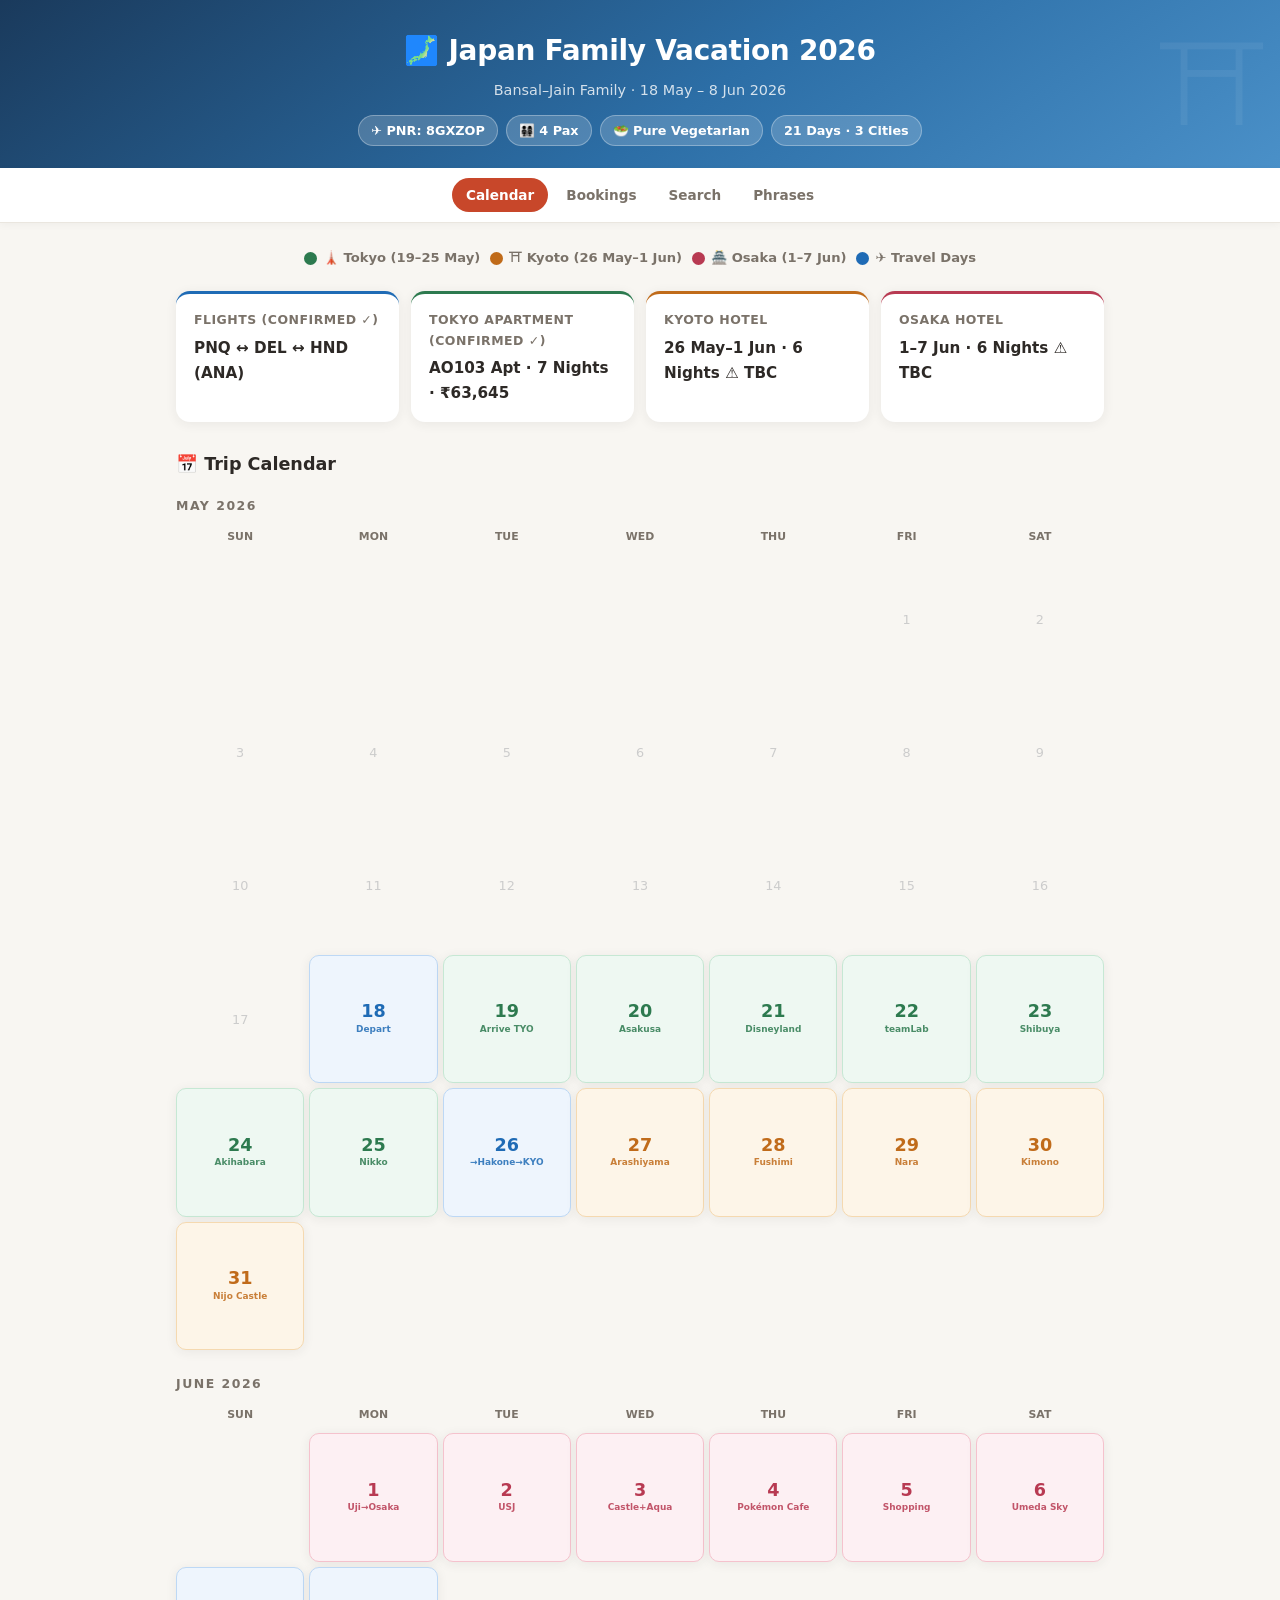
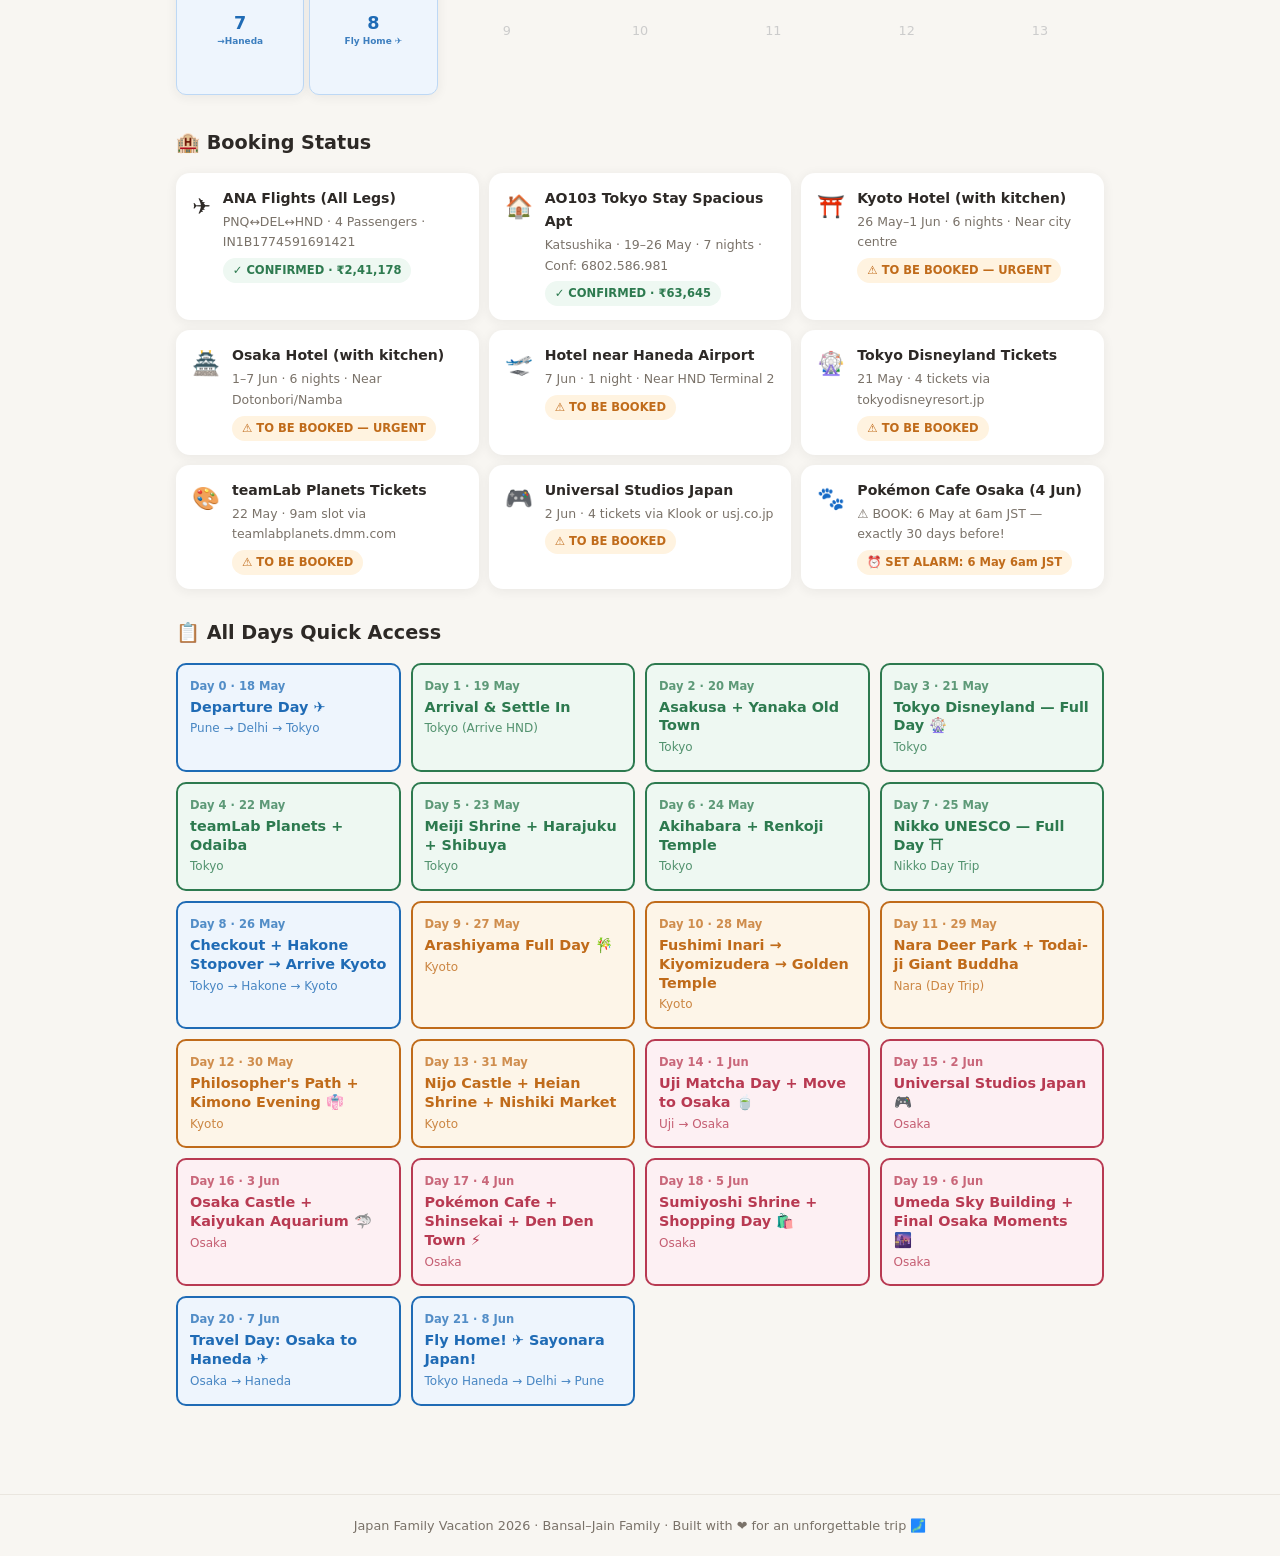
<file: index.html>
<!DOCTYPE html>
<html lang="en">
<head>
  <meta charset="UTF-8">
  <meta name="viewport" content="width=device-width, initial-scale=1.0">
  <title>Japan Family Vacation 2026 🗾</title>
  <link rel="stylesheet" href="style.css">
</head>
<body>

<header class="site-header">
  <h1>🗾 Japan Family Vacation 2026</h1>
  <p>Bansal–Jain Family · 18 May – 8 Jun 2026</p>
  <div class="header-meta">
    <span class="header-badge">✈ PNR: 8GXZOP</span>
    <span class="header-badge">👨‍👩‍👧‍👧 4 Pax</span>
    <span class="header-badge">🥗 Pure Vegetarian</span>
    <span class="header-badge">21 Days · 3 Cities</span>
  </div>
</header>

<nav class="site-nav">
  <a href="index.html" class="active">Calendar</a>
  <a href="#bookings">Bookings</a>
  <a href="search.html">Search</a>
  <a href="phrases.html">Phrases</a>
</nav>

<div class="container">

  <!-- Legend -->
  <div class="legend">
    <div class="legend-item">
      <div class="legend-dot" style="background:var(--tokyo); border: 2px solid var(--tokyo)"></div>
      <span>🗼 Tokyo (19–25 May)</span>
    </div>
    <div class="legend-item">
      <div class="legend-dot" style="background:var(--kyoto); border: 2px solid var(--kyoto)"></div>
      <span>⛩ Kyoto (26 May–1 Jun)</span>
    </div>
    <div class="legend-item">
      <div class="legend-dot" style="background:var(--osaka); border: 2px solid var(--osaka)"></div>
      <span>🏯 Osaka (1–7 Jun)</span>
    </div>
    <div class="legend-item">
      <div class="legend-dot" style="background:var(--transit); border: 2px solid var(--transit)"></div>
      <span>✈ Travel Days</span>
    </div>
  </div>

  <!-- Summary Cards -->
  <div class="summary-grid">
    <div class="summary-card transit">
      <h3>Flights (Confirmed ✓)</h3>
      <p>PNQ ↔ DEL ↔ HND (ANA)</p>
    </div>
    <div class="summary-card tokyo">
      <h3>Tokyo Apartment (Confirmed ✓)</h3>
      <p>AO103 Apt · 7 Nights · ₹63,645</p>
    </div>
    <div class="summary-card kyoto">
      <h3>Kyoto Hotel</h3>
      <p>26 May–1 Jun · 6 Nights ⚠️ TBC</p>
    </div>
    <div class="summary-card osaka">
      <h3>Osaka Hotel</h3>
      <p>1–7 Jun · 6 Nights ⚠️ TBC</p>
    </div>
  </div>

  <!-- May Calendar -->
  <div class="calendar-section">
    <h2>📅 Trip Calendar</h2>

    <div class="cal-month">
      <div class="cal-month-title">May 2026</div>
      <div class="cal-grid">
        <div class="cal-header-cell">Sun</div>
        <div class="cal-header-cell">Mon</div>
        <div class="cal-header-cell">Tue</div>
        <div class="cal-header-cell">Wed</div>
        <div class="cal-header-cell">Thu</div>
        <div class="cal-header-cell">Fri</div>
        <div class="cal-header-cell">Sat</div>

        <!-- May 2026: May 1 = Friday → 5 empty cells (Sun–Thu) before it -->
        <div class="cal-cell empty"></div><!-- Sun -->
        <div class="cal-cell empty"></div><!-- Mon -->
        <div class="cal-cell empty"></div><!-- Tue -->
        <div class="cal-cell empty"></div><!-- Wed -->
        <div class="cal-cell empty"></div><!-- Thu -->
        <div class="cal-cell empty" style="color:#ccc;font-size:0.8rem">1</div><!-- Fri -->
        <div class="cal-cell empty" style="color:#ccc;font-size:0.8rem">2</div><!-- Sat -->

        <!-- Week 2: May 3–9 -->
        <div class="cal-cell empty" style="color:#ccc;font-size:0.8rem">3</div>
        <div class="cal-cell empty" style="color:#ccc;font-size:0.8rem">4</div>
        <div class="cal-cell empty" style="color:#ccc;font-size:0.8rem">5</div>
        <div class="cal-cell empty" style="color:#ccc;font-size:0.8rem">6</div>
        <div class="cal-cell empty" style="color:#ccc;font-size:0.8rem">7</div>
        <div class="cal-cell empty" style="color:#ccc;font-size:0.8rem">8</div>
        <div class="cal-cell empty" style="color:#ccc;font-size:0.8rem">9</div>

        <!-- Week 3: May 10–16 -->
        <div class="cal-cell empty" style="color:#ccc;font-size:0.8rem">10</div>
        <div class="cal-cell empty" style="color:#ccc;font-size:0.8rem">11</div>
        <div class="cal-cell empty" style="color:#ccc;font-size:0.8rem">12</div>
        <div class="cal-cell empty" style="color:#ccc;font-size:0.8rem">13</div>
        <div class="cal-cell empty" style="color:#ccc;font-size:0.8rem">14</div>
        <div class="cal-cell empty" style="color:#ccc;font-size:0.8rem">15</div>
        <div class="cal-cell empty" style="color:#ccc;font-size:0.8rem">16</div>

        <!-- Week 4: May 17(Sun)–23(Sat) · Trip starts Mon 18 -->
        <div class="cal-cell empty" style="color:#ccc;font-size:0.8rem">17</div>
        <a href="day.html?date=2026-05-18" class="cal-cell trip-day transit">
          <span class="cal-day-num">18</span>
          <span class="cal-day-label">Depart</span>
        </a>
        <a href="day.html?date=2026-05-19" class="cal-cell trip-day tokyo">
          <span class="cal-day-num">19</span>
          <span class="cal-day-label">Arrive TYO</span>
        </a>
        <a href="day.html?date=2026-05-20" class="cal-cell trip-day tokyo">
          <span class="cal-day-num">20</span>
          <span class="cal-day-label">Asakusa</span>
        </a>
        <a href="day.html?date=2026-05-21" class="cal-cell trip-day tokyo">
          <span class="cal-day-num">21</span>
          <span class="cal-day-label">Disneyland</span>
        </a>
        <a href="day.html?date=2026-05-22" class="cal-cell trip-day tokyo">
          <span class="cal-day-num">22</span>
          <span class="cal-day-label">teamLab</span>
        </a>
        <a href="day.html?date=2026-05-23" class="cal-cell trip-day tokyo">
          <span class="cal-day-num">23</span>
          <span class="cal-day-label">Shibuya</span>
        </a>

        <!-- Week 5: May 24(Sun)–30(Sat) -->
        <a href="day.html?date=2026-05-24" class="cal-cell trip-day tokyo">
          <span class="cal-day-num">24</span>
          <span class="cal-day-label">Akihabara</span>
        </a>
        <a href="day.html?date=2026-05-25" class="cal-cell trip-day tokyo">
          <span class="cal-day-num">25</span>
          <span class="cal-day-label">Nikko</span>
        </a>
        <a href="day.html?date=2026-05-26" class="cal-cell trip-day transit">
          <span class="cal-day-num">26</span>
          <span class="cal-day-label">→Hakone→KYO</span>
        </a>
        <a href="day.html?date=2026-05-27" class="cal-cell trip-day kyoto">
          <span class="cal-day-num">27</span>
          <span class="cal-day-label">Arashiyama</span>
        </a>
        <a href="day.html?date=2026-05-28" class="cal-cell trip-day kyoto">
          <span class="cal-day-num">28</span>
          <span class="cal-day-label">Fushimi</span>
        </a>
        <a href="day.html?date=2026-05-29" class="cal-cell trip-day kyoto">
          <span class="cal-day-num">29</span>
          <span class="cal-day-label">Nara</span>
        </a>
        <a href="day.html?date=2026-05-30" class="cal-cell trip-day kyoto">
          <span class="cal-day-num">30</span>
          <span class="cal-day-label">Kimono</span>
        </a>

        <!-- Week 6: May 31(Sun) -->
        <a href="day.html?date=2026-05-31" class="cal-cell trip-day kyoto">
          <span class="cal-day-num">31</span>
          <span class="cal-day-label">Nijo Castle</span>
        </a>
        <div class="cal-cell empty"></div>
        <div class="cal-cell empty"></div>
        <div class="cal-cell empty"></div>
        <div class="cal-cell empty"></div>
        <div class="cal-cell empty"></div>
        <div class="cal-cell empty"></div>
      </div>
    </div>

    <!-- June Calendar -->
    <div class="cal-month">
      <div class="cal-month-title">June 2026</div>
      <div class="cal-grid">
        <div class="cal-header-cell">Sun</div>
        <div class="cal-header-cell">Mon</div>
        <div class="cal-header-cell">Tue</div>
        <div class="cal-header-cell">Wed</div>
        <div class="cal-header-cell">Thu</div>
        <div class="cal-header-cell">Fri</div>
        <div class="cal-header-cell">Sat</div>

        <!-- June 2026 starts on Mon (day index 1) -->
        <div class="cal-cell empty"></div><!-- Sun -->
        <a href="day.html?date=2026-06-01" class="cal-cell trip-day osaka">
          <span class="cal-day-num">1</span>
          <span class="cal-day-label">Uji→Osaka</span>
        </a>
        <a href="day.html?date=2026-06-02" class="cal-cell trip-day osaka">
          <span class="cal-day-num">2</span>
          <span class="cal-day-label">USJ</span>
        </a>
        <a href="day.html?date=2026-06-03" class="cal-cell trip-day osaka">
          <span class="cal-day-num">3</span>
          <span class="cal-day-label">Castle+Aqua</span>
        </a>
        <a href="day.html?date=2026-06-04" class="cal-cell trip-day osaka">
          <span class="cal-day-num">4</span>
          <span class="cal-day-label">Pokémon Cafe</span>
        </a>
        <a href="day.html?date=2026-06-05" class="cal-cell trip-day osaka">
          <span class="cal-day-num">5</span>
          <span class="cal-day-label">Shopping</span>
        </a>
        <a href="day.html?date=2026-06-06" class="cal-cell trip-day osaka">
          <span class="cal-day-num">6</span>
          <span class="cal-day-label">Umeda Sky</span>
        </a>

        <!-- Week 2 -->
        <a href="day.html?date=2026-06-07" class="cal-cell trip-day transit">
          <span class="cal-day-num">7</span>
          <span class="cal-day-label">→Haneda</span>
        </a>
        <a href="day.html?date=2026-06-08" class="cal-cell trip-day transit">
          <span class="cal-day-num">8</span>
          <span class="cal-day-label">Fly Home ✈</span>
        </a>
        <div class="cal-cell empty" style="color:#ccc;font-size:0.8rem">9</div>
        <div class="cal-cell empty" style="color:#ccc;font-size:0.8rem">10</div>
        <div class="cal-cell empty" style="color:#ccc;font-size:0.8rem">11</div>
        <div class="cal-cell empty" style="color:#ccc;font-size:0.8rem">12</div>
        <div class="cal-cell empty" style="color:#ccc;font-size:0.8rem">13</div>
      </div>
    </div>
  </div>

  <!-- Bookings Status -->
  <div class="status-section" id="bookings">
    <h2 style="font-size:1.2rem;font-weight:700;margin-bottom:14px;">🏨 Booking Status</h2>
    <div class="status-grid">
      <div class="status-card">
        <div class="status-icon">✈️</div>
        <div>
          <h4>ANA Flights (All Legs)</h4>
          <p>PNQ↔DEL↔HND · 4 Passengers · IN1B1774591691421</p>
          <span class="confirmed-tag">✓ CONFIRMED · ₹2,41,178</span>
        </div>
      </div>
      <div class="status-card">
        <div class="status-icon">🏠</div>
        <div>
          <h4>AO103 Tokyo Stay Spacious Apt</h4>
          <p>Katsushika · 19–26 May · 7 nights · Conf: 6802.586.981</p>
          <span class="confirmed-tag">✓ CONFIRMED · ₹63,645</span>
        </div>
      </div>
      <div class="status-card">
        <div class="status-icon">⛩️</div>
        <div>
          <h4>Kyoto Hotel (with kitchen)</h4>
          <p>26 May–1 Jun · 6 nights · Near city centre</p>
          <span class="tbc-tag">⚠️ TO BE BOOKED — URGENT</span>
        </div>
      </div>
      <div class="status-card">
        <div class="status-icon">🏯</div>
        <div>
          <h4>Osaka Hotel (with kitchen)</h4>
          <p>1–7 Jun · 6 nights · Near Dotonbori/Namba</p>
          <span class="tbc-tag">⚠️ TO BE BOOKED — URGENT</span>
        </div>
      </div>
      <div class="status-card">
        <div class="status-icon">🛫</div>
        <div>
          <h4>Hotel near Haneda Airport</h4>
          <p>7 Jun · 1 night · Near HND Terminal 2</p>
          <span class="tbc-tag">⚠️ TO BE BOOKED</span>
        </div>
      </div>
      <div class="status-card">
        <div class="status-icon">🎡</div>
        <div>
          <h4>Tokyo Disneyland Tickets</h4>
          <p>21 May · 4 tickets via tokyodisneyresort.jp</p>
          <span class="tbc-tag">⚠️ TO BE BOOKED</span>
        </div>
      </div>
      <div class="status-card">
        <div class="status-icon">🎨</div>
        <div>
          <h4>teamLab Planets Tickets</h4>
          <p>22 May · 9am slot via teamlabplanets.dmm.com</p>
          <span class="tbc-tag">⚠️ TO BE BOOKED</span>
        </div>
      </div>
      <div class="status-card">
        <div class="status-icon">🎮</div>
        <div>
          <h4>Universal Studios Japan</h4>
          <p>2 Jun · 4 tickets via Klook or usj.co.jp</p>
          <span class="tbc-tag">⚠️ TO BE BOOKED</span>
        </div>
      </div>
      <div class="status-card">
        <div class="status-icon">🐾</div>
        <div>
          <h4>Pokémon Cafe Osaka (4 Jun)</h4>
          <p>⚠️ BOOK: 6 May at 6am JST — exactly 30 days before!</p>
          <span class="tbc-tag">⏰ SET ALARM: 6 May 6am JST</span>
        </div>
      </div>
    </div>
  </div>

  <!-- Quick navigation to all days -->
  <div class="status-section">
    <h2 style="font-size:1.2rem;font-weight:700;margin-bottom:14px;">📋 All Days Quick Access</h2>
    <div id="all-days-grid" style="display:grid;grid-template-columns:repeat(auto-fill,minmax(180px,1fr));gap:10px;"></div>
  </div>

</div>

<footer class="site-footer">
  Japan Family Vacation 2026 · Bansal–Jain Family · Built with ❤️ for an unforgettable trip 🗾
</footer>

<script src="data.js"></script>
<script>
  // Build the "All Days" quick access grid
  const grid = document.getElementById('all-days-grid');
  TRIP_DATA.days.forEach(day => {
    const colors = REGION_COLORS[day.region];
    const link = document.createElement('a');
    link.href = `day.html?date=${day.date}`;
    link.style.cssText = `
      display:block; padding:12px; border-radius:10px;
      background:${colors.bg}; border:2px solid ${colors.accent};
      text-decoration:none; color:${colors.accent};
      transition:transform 0.15s, box-shadow 0.15s;
    `;
    link.onmouseenter = () => { link.style.transform='translateY(-2px)'; link.style.boxShadow='0 6px 16px rgba(0,0,0,0.12)'; };
    link.onmouseleave = () => { link.style.transform=''; link.style.boxShadow=''; };
    const dateObj = new Date(day.date + 'T00:00:00');
    const dateStr = dateObj.toLocaleDateString('en-GB', { day:'numeric', month:'short' });
    link.innerHTML = `
      <div style="font-size:0.72rem;font-weight:600;opacity:0.75;margin-bottom:2px">Day ${day.day} · ${dateStr}</div>
      <div style="font-weight:700;font-size:0.9rem;line-height:1.3">${day.theme}</div>
      <div style="font-size:0.75rem;margin-top:3px;opacity:0.8">${day.city}</div>
    `;
    grid.appendChild(link);
  });
</script>

</body>
</html>
</file>
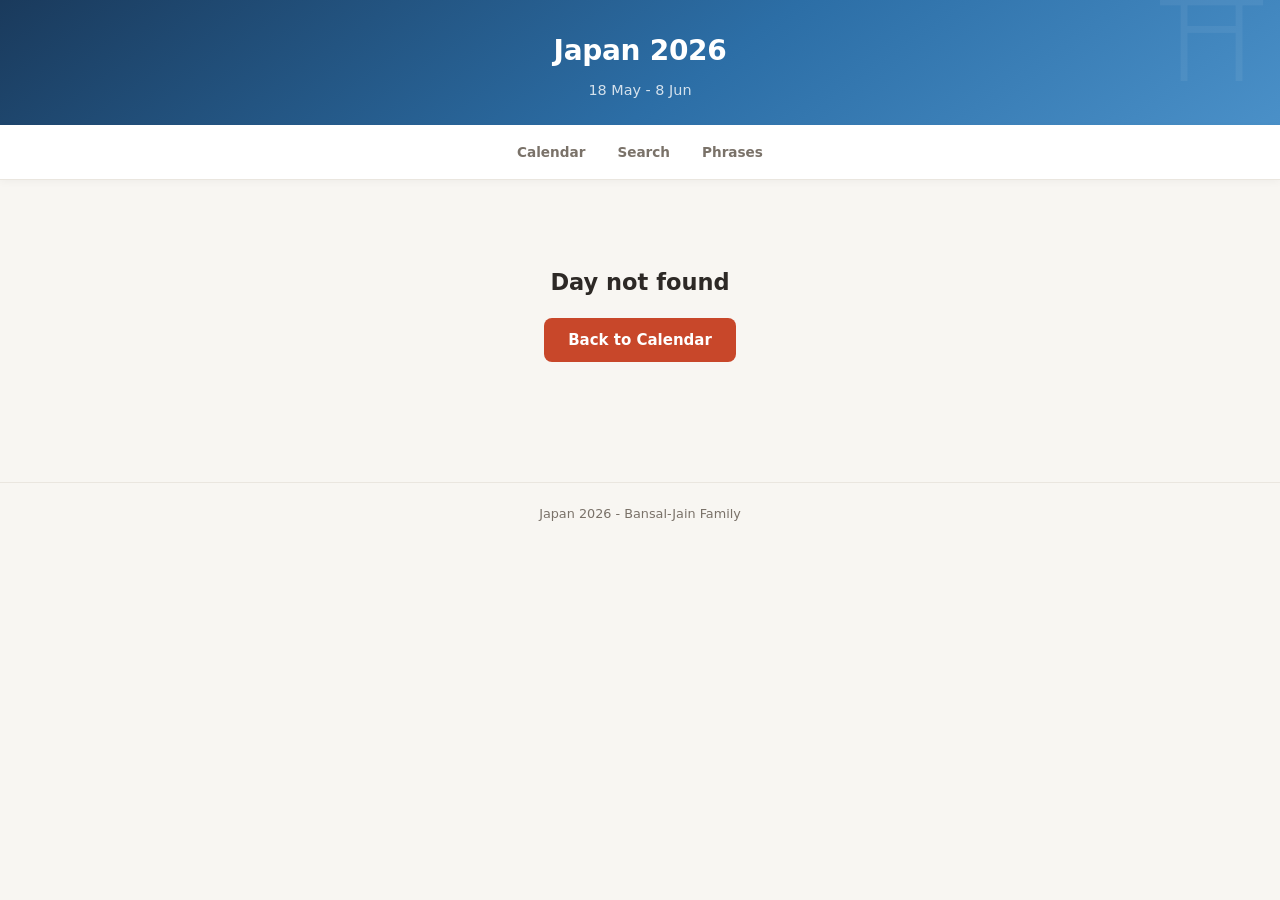
<file: day.html>
<!DOCTYPE html>
<html lang="en">
<head>
  <meta charset="UTF-8">
  <meta name="viewport" content="width=device-width, initial-scale=1.0">
  <title>Loading... | Japan 2026</title>
  <link rel="stylesheet" href="style.css">
  <style>
    /* Mobile-first day page */
    .day-activities { margin-top: 12px; }

    /* Route button */
    .route-btn {
      display: block; width: 100%; padding: 12px 16px; margin: 12px 0;
      background: var(--transit-light); color: var(--transit); border: 1.5px solid var(--transit-mid);
      border-radius: 10px; font-size: 0.88rem; font-weight: 700; text-align: center;
      text-decoration: none; transition: background 0.15s;
    }
    .route-btn:active { background: var(--transit-mid); }

    /* From badge (shows route connection) */
    .act-from {
      font-size: 0.72rem; color: var(--muted); margin-bottom: 4px;
      padding: 3px 0; border-top: 1px dashed var(--border);
    }
    .act-from:first-child { border-top: none; }
    .act-from a { color: var(--transit); text-decoration: none; font-weight: 600; }

    .act-card {
      background: var(--card-bg); border-radius: var(--radius); padding: 14px 16px;
      margin-bottom: 10px; box-shadow: var(--shadow); position: relative;
      border-left: 4px solid var(--border);
    }
    .act-card.tokyo { border-left-color: var(--tokyo); }
    .act-card.kyoto { border-left-color: var(--kyoto); }
    .act-card.osaka { border-left-color: var(--osaka); }
    .act-card.transit { border-left-color: var(--transit); }

    .act-time { font-size: 0.75rem; font-weight: 700; color: var(--muted); text-transform: uppercase; }
    .act-name { font-weight: 700; font-size: 1rem; margin: 3px 0; }
    .act-cost { display: inline-block; background: #F0F9F0; color: #2D7A4F; border-radius: 6px; padding: 2px 8px; font-size: 0.75rem; font-weight: 700; }
    .act-notes { font-size: 0.84rem; color: #4A4540; margin-top: 6px; line-height: 1.55; display: none; }
    .act-card.expanded .act-notes { display: block; }
    .act-ticket { font-size: 0.75rem; color: var(--transit); margin-top: 4px; display: none; }
    .act-card.expanded .act-ticket { display: block; }
    .act-actions { flex-wrap: wrap; gap: 6px; margin-top: 8px; display: none; }
    .act-card.expanded .act-actions { display: flex; }

    .act-expand-hint { font-size: 0.72rem; color: var(--muted); margin-top: 4px; }
    .act-card.expanded .act-expand-hint { display: none; }

    /* Edit/delete buttons on expanded card */
    .act-edit-btns { display: none; position: absolute; top: 12px; right: 12px; gap: 6px; }
    .act-card.expanded .act-edit-btns { display: flex; }
    .act-edit-btns button {
      background: var(--bg); border: 1.5px solid var(--border); border-radius: 6px;
      padding: 4px 8px; font-size: 0.78rem; cursor: pointer; font-family: inherit;
    }
    .act-edit-btns .btn-del:active { background: #FEE2E2; border-color: #FCA5A5; }

    /* Food/shopping/hacks sections */
    .day-section { margin-top: 20px; }
    .day-section-title {
      font-size: 0.85rem; font-weight: 700; color: var(--muted);
      text-transform: uppercase; letter-spacing: 0.5px; margin-bottom: 8px;
      padding-bottom: 6px; border-bottom: 1.5px solid var(--border);
    }
    .food-item, .shop-item, .hack-item-simple {
      background: var(--card-bg); border-radius: 10px; padding: 10px 14px;
      margin-bottom: 8px; box-shadow: 0 1px 4px rgba(0,0,0,0.04);
      font-size: 0.85rem; line-height: 1.5;
    }
    .food-item strong, .shop-item strong { display: block; font-size: 0.88rem; }
    .food-item .meta, .shop-item .meta { color: var(--muted); font-size: 0.78rem; }
    .hack-item-simple { background: #FFFBF0; border: 1px solid var(--kyoto-mid); }

    /* Floating Add Button */
    .fab {
      position: fixed; bottom: 24px; right: 24px; z-index: 200;
      width: 56px; height: 56px; border-radius: 50%;
      background: var(--accent); color: #fff; border: none;
      font-size: 1.8rem; font-weight: 300; line-height: 56px; text-align: center;
      box-shadow: 0 4px 16px rgba(200,71,42,0.4); cursor: pointer;
      transition: transform 0.15s, box-shadow 0.15s;
    }
    .fab:active { transform: scale(0.92); }

    /* Bottom sheet modal for add/edit */
    .sheet-backdrop {
      position: fixed; inset: 0; background: rgba(0,0,0,0.4);
      z-index: 300; display: none;
    }
    .sheet-backdrop.open { display: block; }
    .sheet {
      position: fixed; bottom: 0; left: 0; right: 0; z-index: 301;
      background: var(--card-bg); border-radius: 16px 16px 0 0;
      padding: 20px 20px 32px; max-height: 85vh; overflow-y: auto;
      transform: translateY(100%); transition: transform 0.25s ease-out;
      box-shadow: 0 -4px 24px rgba(0,0,0,0.15);
    }
    .sheet-backdrop.open .sheet { transform: translateY(0); }
    .sheet-handle {
      width: 36px; height: 4px; background: var(--border);
      border-radius: 2px; margin: 0 auto 16px;
    }
    .sheet h3 { font-size: 1.1rem; font-weight: 700; margin-bottom: 12px; }
    .sheet .form-row { margin-bottom: 12px; }
    .sheet .form-row label { display: block; font-size: 0.82rem; font-weight: 600; color: var(--muted); margin-bottom: 4px; }
    .sheet .form-row input, .sheet .form-row textarea {
      width: 100%; padding: 10px 12px; border: 2px solid var(--border);
      border-radius: 8px; font-size: 0.92rem; font-family: inherit;
    }
    .sheet .form-row input:focus, .sheet .form-row textarea:focus {
      outline: none; border-color: var(--accent);
    }
    .sheet .form-row textarea { min-height: 60px; resize: vertical; }

    /* Smart-fit suggestion in sheet */
    .smart-suggest {
      background: var(--transit-light); border: 1.5px solid var(--transit-mid);
      border-radius: 8px; padding: 10px 12px; margin-bottom: 14px;
      font-size: 0.82rem; color: var(--transit);
    }
    .smart-suggest strong { display: block; font-size: 0.78rem; text-transform: uppercase; letter-spacing: 0.3px; margin-bottom: 4px; }
    .gap-chip {
      display: inline-block; padding: 4px 10px; margin: 3px 4px 3px 0;
      background: var(--card-bg); border: 1.5px solid var(--transit-mid);
      border-radius: 6px; font-size: 0.78rem; font-weight: 600; cursor: pointer;
    }
    .gap-chip:active, .gap-chip.selected { background: var(--transit); color: #fff; border-color: var(--transit); }

    .sheet-actions { display: flex; gap: 10px; margin-top: 16px; }
    .sheet-actions button {
      flex: 1; padding: 12px; border-radius: 8px; font-size: 0.92rem;
      font-weight: 700; cursor: pointer; border: none; font-family: inherit;
    }
    .btn-save { background: var(--accent); color: #fff; }
    .btn-save:active { background: #B53B22; }
    .btn-cancel { background: var(--bg); color: var(--text); border: 1.5px solid var(--border) !important; }

    /* Status toast */
    .toast {
      position: fixed; bottom: 90px; left: 50%; transform: translateX(-50%);
      background: #333; color: #fff; padding: 10px 20px; border-radius: 8px;
      font-size: 0.85rem; font-weight: 600; z-index: 400;
      opacity: 0; transition: opacity 0.3s; pointer-events: none;
    }
    .toast.show { opacity: 1; }

    /* Day nav simplified */
    .day-nav-simple { display: flex; justify-content: space-between; gap: 8px; margin-top: 24px; padding-bottom: 80px; }
    .day-nav-simple a {
      flex: 1; text-align: center; padding: 12px 8px;
      background: var(--card-bg); border-radius: 10px; text-decoration: none;
      color: var(--text); font-weight: 600; font-size: 0.82rem;
      box-shadow: var(--shadow); border: 1.5px solid var(--border);
    }
  </style>
</head>
<body>

<header class="site-header">
  <h1>Japan 2026</h1>
  <p>18 May - 8 Jun</p>
</header>

<nav class="site-nav">
  <a href="index.html">Calendar</a>
  <a href="search.html">Search</a>
  <a href="phrases.html">Phrases</a>
</nav>

<div class="container" id="day-content">
  <p style="text-align:center;padding:60px;color:#999">Loading...</p>
</div>

<!-- Floating Add Button -->
<button class="fab" id="fab-add" onclick="openAddSheet()" title="Add activity">+</button>

<!-- Bottom sheet for Add/Edit -->
<div class="sheet-backdrop" id="sheet-backdrop" onclick="closeSheet()">
  <div class="sheet" onclick="event.stopPropagation()">
    <div class="sheet-handle"></div>
    <h3 id="sheet-title">Add Activity</h3>
    <div id="smart-suggest-area"></div>
    <div class="form-row">
      <label for="f-name">Activity name *</label>
      <input type="text" id="f-name" placeholder="e.g. Ramen lunch at Ichiran">
    </div>
    <div class="form-row">
      <label for="f-time">Time</label>
      <input type="text" id="f-time" placeholder="Auto-suggested or type e.g. 12:30">
    </div>
    <div class="form-row">
      <label for="f-cost">Cost (optional)</label>
      <input type="text" id="f-cost" placeholder="e.g. ~1500 or Free">
    </div>
    <div class="form-row">
      <label for="f-location">Location / place name (optional)</label>
      <input type="text" id="f-location" placeholder="e.g. Ichiran Shibuya Tokyo">
    </div>
    <div class="form-row">
      <label for="f-notes">Notes (optional)</label>
      <textarea id="f-notes" placeholder="Any details..."></textarea>
    </div>
    <div class="sheet-actions">
      <button class="btn-cancel" onclick="closeSheet()">Cancel</button>
      <button class="btn-save" id="btn-sheet-save" onclick="saveItem()">Save</button>
    </div>
  </div>
</div>

<!-- Toast -->
<div class="toast" id="toast"></div>

<footer class="site-footer">Japan 2026 - Bansal-Jain Family</footer>

<script src="data.js"></script>
<script src="github-edit.js"></script>
<script>
(function() {
  var params = new URLSearchParams(window.location.search);
  var dateStr = params.get('date');
  var day = dateStr ? getDayByDate(dateStr) : null;
  var el = document.getElementById('day-content');

  if (!day) {
    document.title = 'Day not found | Japan 2026';
    el.innerHTML = '<div style="text-align:center;padding:60px">' +
      '<h2>Day not found</h2>' +
      '<a href="index.html" style="display:inline-block;margin-top:16px;padding:10px 24px;background:var(--accent);color:#fff;border-radius:8px;text-decoration:none;font-weight:600">Back to Calendar</a>' +
      '</div>';
    document.getElementById('fab-add').style.display = 'none';
    return;
  }

  var colors = REGION_COLORS[day.region] || REGION_COLORS.transit;
  document.title = 'Day ' + day.day + ': ' + day.theme + ' | Japan 2026';

  // Navigation
  var allDates = TRIP_DATA.days.map(function(d){return d.date;}).sort();
  var idx = allDates.indexOf(day.date);
  var prevDate = idx > 0 ? allDates[idx-1] : null;
  var nextDate = idx < allDates.length-1 ? allDates[idx+1] : null;

  var niceDateStr = new Date(day.date+'T00:00:00').toLocaleDateString('en-GB',{weekday:'short',day:'numeric',month:'short'});
  var startLoc = day.startLocation || 'Aoto Station Katsushika Tokyo';

  // ── Time parsing ──
  function parseTimeToHour(t) {
    if (!t) return null;
    var m = t.match(/(\d{1,2}):(\d{2})/);
    if (m) return parseInt(m[1]) + parseInt(m[2])/60;
    // Range: take start time
    var mr = t.match(/(\d{1,2}):(\d{2})\s*[–\-]/);
    if (mr) return parseInt(mr[1]) + parseInt(mr[2])/60;
    var m2 = t.match(/^(\d{1,2})/);
    if (m2 && parseInt(m2[1]) >= 5 && parseInt(m2[1]) <= 23) return parseInt(m2[1]);
    if (/morning/i.test(t)) return 9;
    if (/afternoon/i.test(t)) return 14;
    if (/evening/i.test(t)) return 18;
    return null;
  }

  function parseTimeEnd(t) {
    if (!t) return null;
    // Range HH:MM–HH:MM
    var r = t.match(/(\d{1,2}):(\d{2})\s*[–\-→]+\s*(\d{1,2}):(\d{2})/);
    if (r) return parseInt(r[3]) + parseInt(r[4])/60;
    // Single time → assume 1.5hr duration
    var s = parseTimeToHour(t);
    return s !== null ? s + 1.5 : null;
  }

  function hourToStr(h) {
    var hr = Math.floor(h);
    var mn = Math.round((h - hr) * 60);
    return (hr < 10 ? '0' : '') + hr + ':' + (mn < 10 ? '0' : '') + mn;
  }

  // ── Smart-fit: find available time gaps ──
  function findTimeGaps(activities) {
    var slots = [];
    activities.forEach(function(act) {
      var s = parseTimeToHour(act.time);
      var e = parseTimeEnd(act.time);
      if (s !== null && e !== null) slots.push({start: s, end: e, name: act.name});
    });
    slots.sort(function(a,b){return a.start - b.start;});

    var gaps = [];
    var dayStart = 7, dayEnd = 21;

    // Before first activity
    if (slots.length > 0 && slots[0].start > dayStart + 1) {
      gaps.push({start: dayStart, end: slots[0].start, after: 'Day start'});
    }
    // Between activities
    for (var i = 0; i < slots.length - 1; i++) {
      var gapStart = slots[i].end;
      var gapEnd = slots[i+1].start;
      if (gapEnd - gapStart >= 0.5) { // at least 30min gap
        gaps.push({start: gapStart, end: gapEnd, after: slots[i].name});
      }
    }
    // After last activity
    if (slots.length > 0 && slots[slots.length-1].end < dayEnd - 1) {
      gaps.push({start: slots[slots.length-1].end, end: dayEnd, after: slots[slots.length-1].name});
    }

    return gaps;
  }

  // ── Build full-day Google Maps route URL ──
  function buildRouteUrl(activities, startLoc) {
    var locations = [startLoc];
    activities.forEach(function(act) {
      if (act.location) locations.push(act.location);
    });
    if (locations.length < 2) return null;

    var origin = encodeURIComponent(locations[0]);
    var dest = encodeURIComponent(locations[locations.length - 1]);
    var waypoints = locations.slice(1, -1).map(function(l){return encodeURIComponent(l);}).join('|');

    var url = 'https://www.google.com/maps/dir/?api=1&origin=' + origin + '&destination=' + dest + '&travelmode=transit';
    if (waypoints) url += '&waypoints=' + waypoints;
    return url;
  }

  // ── Short location name (for "From:" label) ──
  function shortLoc(loc) {
    if (!loc) return '';
    // Take first meaningful part (before comma or city name)
    var parts = loc.split(/[,]/);
    var s = parts[0].trim();
    if (s.length > 30) s = s.substring(0, 28) + '...';
    return s;
  }

  // ── Build activities HTML with route info ──
  function buildActivities(activities, startLoc) {
    if (!activities || activities.length === 0) return '<p style="color:var(--muted);padding:12px">No activities planned yet. Tap + to add one.</p>';

    // Route button
    var routeUrl = buildRouteUrl(activities, startLoc);
    var html = routeUrl ? '<a href="' + routeUrl + '" target="_blank" class="route-btn">View Full Day Route in Google Maps</a>' : '';

    activities.forEach(function(act, i) {
      var prevLoc = i > 0 ? (activities[i-1].location || startLoc) : startLoc;
      var mapHref = act.location ? mapsLink(prevLoc, act.location) : null;
      var fromLabel = shortLoc(prevLoc);

      // "From" connection line
      var fromHtml = '';
      if (i > 0 && fromLabel && act.location) {
        fromHtml = '<div class="act-from">From ' + esc(fromLabel) + '' +
          (mapHref ? ' <a href="'+mapHref+'" target="_blank" onclick="event.stopPropagation()">Get directions</a>' : '') +
          '</div>';
      }

      html += fromHtml +
        '<div class="act-card ' + day.region + '" data-idx="' + i + '" onclick="toggleCard(this)">' +
        '<div class="act-edit-btns">' +
          '<button onclick="event.stopPropagation();editItem('+i+')">Edit</button>' +
          '<button class="btn-del" onclick="event.stopPropagation();deleteItem('+i+')">Del</button>' +
        '</div>' +
        (act.time ? '<div class="act-time">' + esc(act.time) + '</div>' : '') +
        '<div class="act-name">' + esc(act.name) + '</div>' +
        (act.cost ? '<span class="act-cost">' + esc(act.cost) + '</span>' : '') +
        '<div class="act-expand-hint">Tap for details</div>' +
        '<div class="act-notes">' + esc(act.notes || '') + '</div>' +
        (act.ticket ? '<div class="act-ticket">' + esc(act.ticket) + '</div>' : '') +
        '<div class="act-actions">' +
          (mapHref ? '<a href="'+mapHref+'" target="_blank" class="btn-maps" onclick="event.stopPropagation()">Directions from prev</a>' : '') +
          (act.location ? '<a href="'+mapsLink('', act.location)+'" target="_blank" class="btn-maps" onclick="event.stopPropagation()">Open in Maps</a>' : '') +
        '</div>' +
      '</div>';
    });
    return html;
  }

  // Build food section
  function buildFood(food) {
    if (!food || food.length === 0) return '';
    var html = '<div class="day-section"><div class="day-section-title">What to Eat</div>';
    food.forEach(function(f) {
      html += '<div class="food-item"><strong>' + esc(f.name) + '</strong>' +
        '<div class="meta">' + esc(f.where) + ' - ' + esc(f.price) + '</div>' +
        (f.notes ? '<div>' + esc(f.notes) + '</div>' : '') + '</div>';
    });
    return html + '</div>';
  }

  // Build shopping section
  function buildShopping(shopping) {
    if (!shopping || shopping.length === 0) return '';
    var html = '<div class="day-section"><div class="day-section-title">Shopping</div>';
    shopping.forEach(function(s) {
      html += '<div class="shop-item"><strong>' + esc(s.name) + '</strong>' +
        '<div class="meta">' + esc(s.where) + ' - ' + esc(s.price) + '</div>' +
        (s.notes ? '<div>' + esc(s.notes) + '</div>' : '') + '</div>';
    });
    return html + '</div>';
  }

  // Build hacks section
  function buildHacks(hacks) {
    if (!hacks || hacks.length === 0) return '';
    var html = '<div class="day-section"><div class="day-section-title">Tips & Hacks</div>';
    hacks.forEach(function(h) {
      html += '<div class="hack-item-simple">' + esc(h) + '</div>';
    });
    return html + '</div>';
  }

  // ── Render page ──
  el.innerHTML =
    '<div class="day-header ' + day.region + '">' +
      '<div class="day-header-top">' +
        '<div class="day-num">' + esc(colors.label) + ' Day ' + day.day + '</div>' +
      '</div>' +
      '<h1>' + esc(day.theme) + '</h1>' +
      '<div class="day-meta">' + niceDateStr + ' - ' + esc(day.city) + '</div>' +
    '</div>' +
    '<div class="day-activities">' + buildActivities(day.activities, startLoc) + '</div>' +
    buildFood(day.food) +
    buildShopping(day.shopping) +
    buildHacks(day.hacks) +
    '<div class="day-nav-simple">' +
      (prevDate ? '<a href="day.html?date='+prevDate+'">Prev</a>' : '<span></span>') +
      '<a href="index.html">Calendar</a>' +
      (nextDate ? '<a href="day.html?date='+nextDate+'">Next</a>' : '<span></span>') +
    '</div>';

  // ── Card expand/collapse ──
  window.toggleCard = function(card) {
    card.classList.toggle('expanded');
  };

  // ── Sheet state ──
  var _editIdx = -1;

  window.openAddSheet = function() {
    _editIdx = -1;
    document.getElementById('sheet-title').textContent = 'Add Activity';
    document.getElementById('f-name').value = '';
    document.getElementById('f-time').value = '';
    document.getElementById('f-cost').value = '';
    document.getElementById('f-location').value = '';
    document.getElementById('f-notes').value = '';

    // Show smart-fit suggestions
    var gaps = findTimeGaps(day.activities);
    var suggestArea = document.getElementById('smart-suggest-area');
    if (gaps.length > 0) {
      var bestGap = gaps.reduce(function(a,b){return (b.end-b.start)>(a.end-a.start)?b:a;});
      var suggestTime = hourToStr(bestGap.start + 0.25); // suggest 15min into the gap

      var chipsHtml = gaps.map(function(g) {
        var label = hourToStr(g.start) + '-' + hourToStr(g.end);
        var isBest = (g === bestGap);
        return '<span class="gap-chip' + (isBest?' selected':'') + '" onclick="pickGap(\''+hourToStr(g.start + 0.25)+'\')">' + label + '</span>';
      }).join('');

      suggestArea.innerHTML = '<div class="smart-suggest">' +
        '<strong>Available time slots</strong>' +
        'Best fit: ' + hourToStr(bestGap.start) + '-' + hourToStr(bestGap.end) +
        ' (after ' + esc(shortLoc(bestGap.after)) + ')' +
        '<div style="margin-top:6px">' + chipsHtml + '</div></div>';

      document.getElementById('f-time').value = suggestTime;
    } else {
      suggestArea.innerHTML = '';
    }

    document.getElementById('sheet-backdrop').classList.add('open');
  };

  window.pickGap = function(time) {
    document.getElementById('f-time').value = time;
    document.querySelectorAll('.gap-chip').forEach(function(c){c.classList.remove('selected');});
    event.target.classList.add('selected');
  };

  window.editItem = function(idx) {
    _editIdx = idx;
    var act = day.activities[idx];
    document.getElementById('sheet-title').textContent = 'Edit Activity';
    document.getElementById('smart-suggest-area').innerHTML = '';
    document.getElementById('f-name').value = act.name || '';
    document.getElementById('f-time').value = act.time || '';
    document.getElementById('f-cost').value = act.cost || '';
    document.getElementById('f-location').value = act.location || '';
    document.getElementById('f-notes').value = act.notes || '';
    document.getElementById('sheet-backdrop').classList.add('open');
  };

  window.closeSheet = function() {
    document.getElementById('sheet-backdrop').classList.remove('open');
  };

  window.deleteItem = function(idx) {
    var act = day.activities[idx];
    if (!confirm('Delete "' + act.name + '"?')) return;
    day.activities.splice(idx, 1);
    document.querySelector('.day-activities').innerHTML = buildActivities(day.activities, startLoc);
    showToast('Deleted! Saving...');
    commitToGitHub('Remove: ' + act.name + ' from ' + day.date);
  };

  window.saveItem = function() {
    var name = document.getElementById('f-name').value.trim();
    if (!name) { alert('Activity name is required'); return; }

    var item = {
      name: name,
      time: document.getElementById('f-time').value.trim() || '',
      cost: document.getElementById('f-cost').value.trim() || '',
      location: document.getElementById('f-location').value.trim() || '',
      notes: document.getElementById('f-notes').value.trim() || ''
    };

    if (_editIdx >= 0) {
      var existing = day.activities[_editIdx];
      existing.name = item.name;
      existing.time = item.time;
      existing.cost = item.cost;
      existing.location = item.location;
      existing.notes = item.notes;
    } else {
      var insertIdx = findInsertPosition(day.activities, item.time);
      day.activities.splice(insertIdx, 0, item);
    }

    closeSheet();
    document.querySelector('.day-activities').innerHTML = buildActivities(day.activities, startLoc);
    showToast('Saved! Pushing to site...');
    commitToGitHub((_editIdx >= 0 ? 'Edit' : 'Add') + ': ' + item.name + ' on ' + day.date);
  };

  // Find insert position by time (smart-fit)
  function findInsertPosition(activities, timeStr) {
    if (!timeStr) return activities.length;
    var newH = parseTimeToHour(timeStr);
    if (newH === null) return activities.length;
    for (var i = 0; i < activities.length; i++) {
      var h = parseTimeToHour(activities[i].time);
      if (h !== null && h > newH) return i;
    }
    return activities.length;
  }

})();

// ── Helpers ──
function esc(s) { return String(s||'').replace(/&/g,'&amp;').replace(/</g,'&lt;').replace(/>/g,'&gt;'); }

function showToast(msg) {
  var t = document.getElementById('toast');
  t.textContent = msg;
  t.classList.add('show');
  setTimeout(function(){ t.classList.remove('show'); }, 2500);
}
</script>
</body>
</html>
</file>
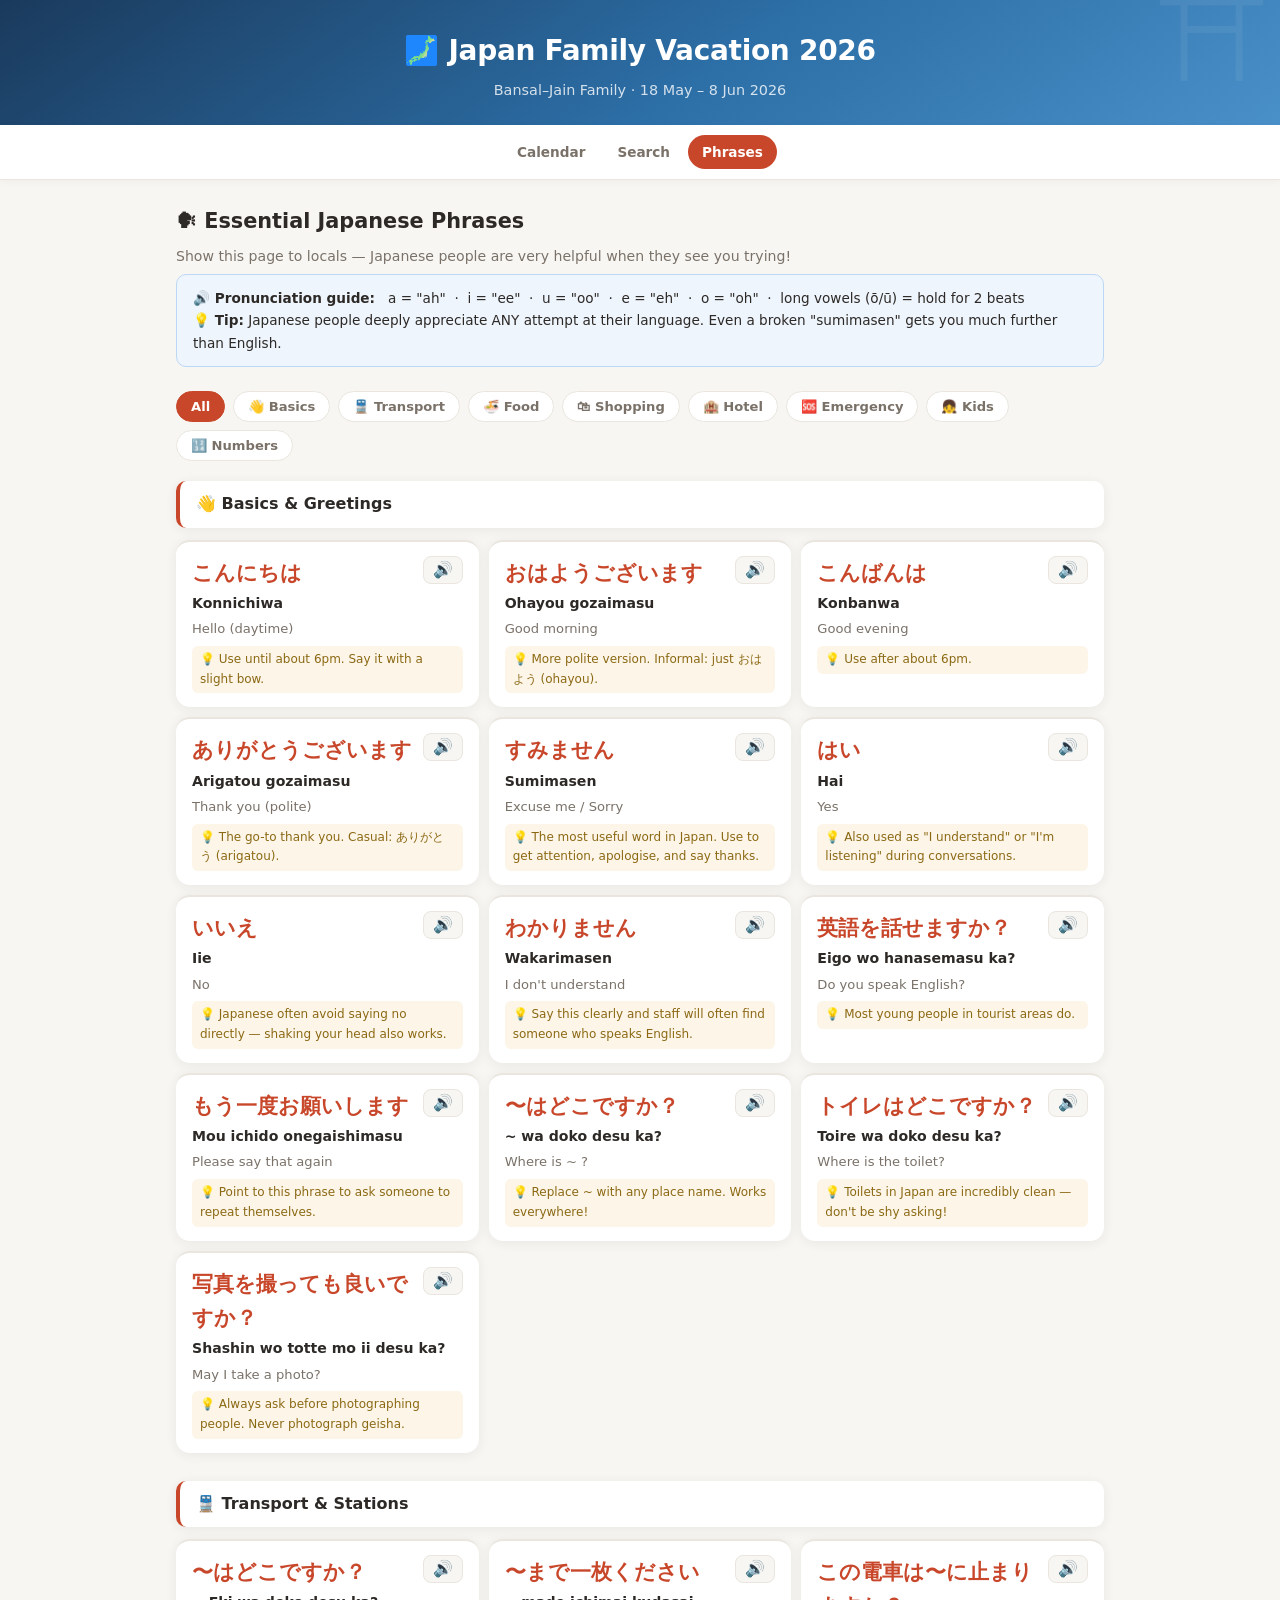
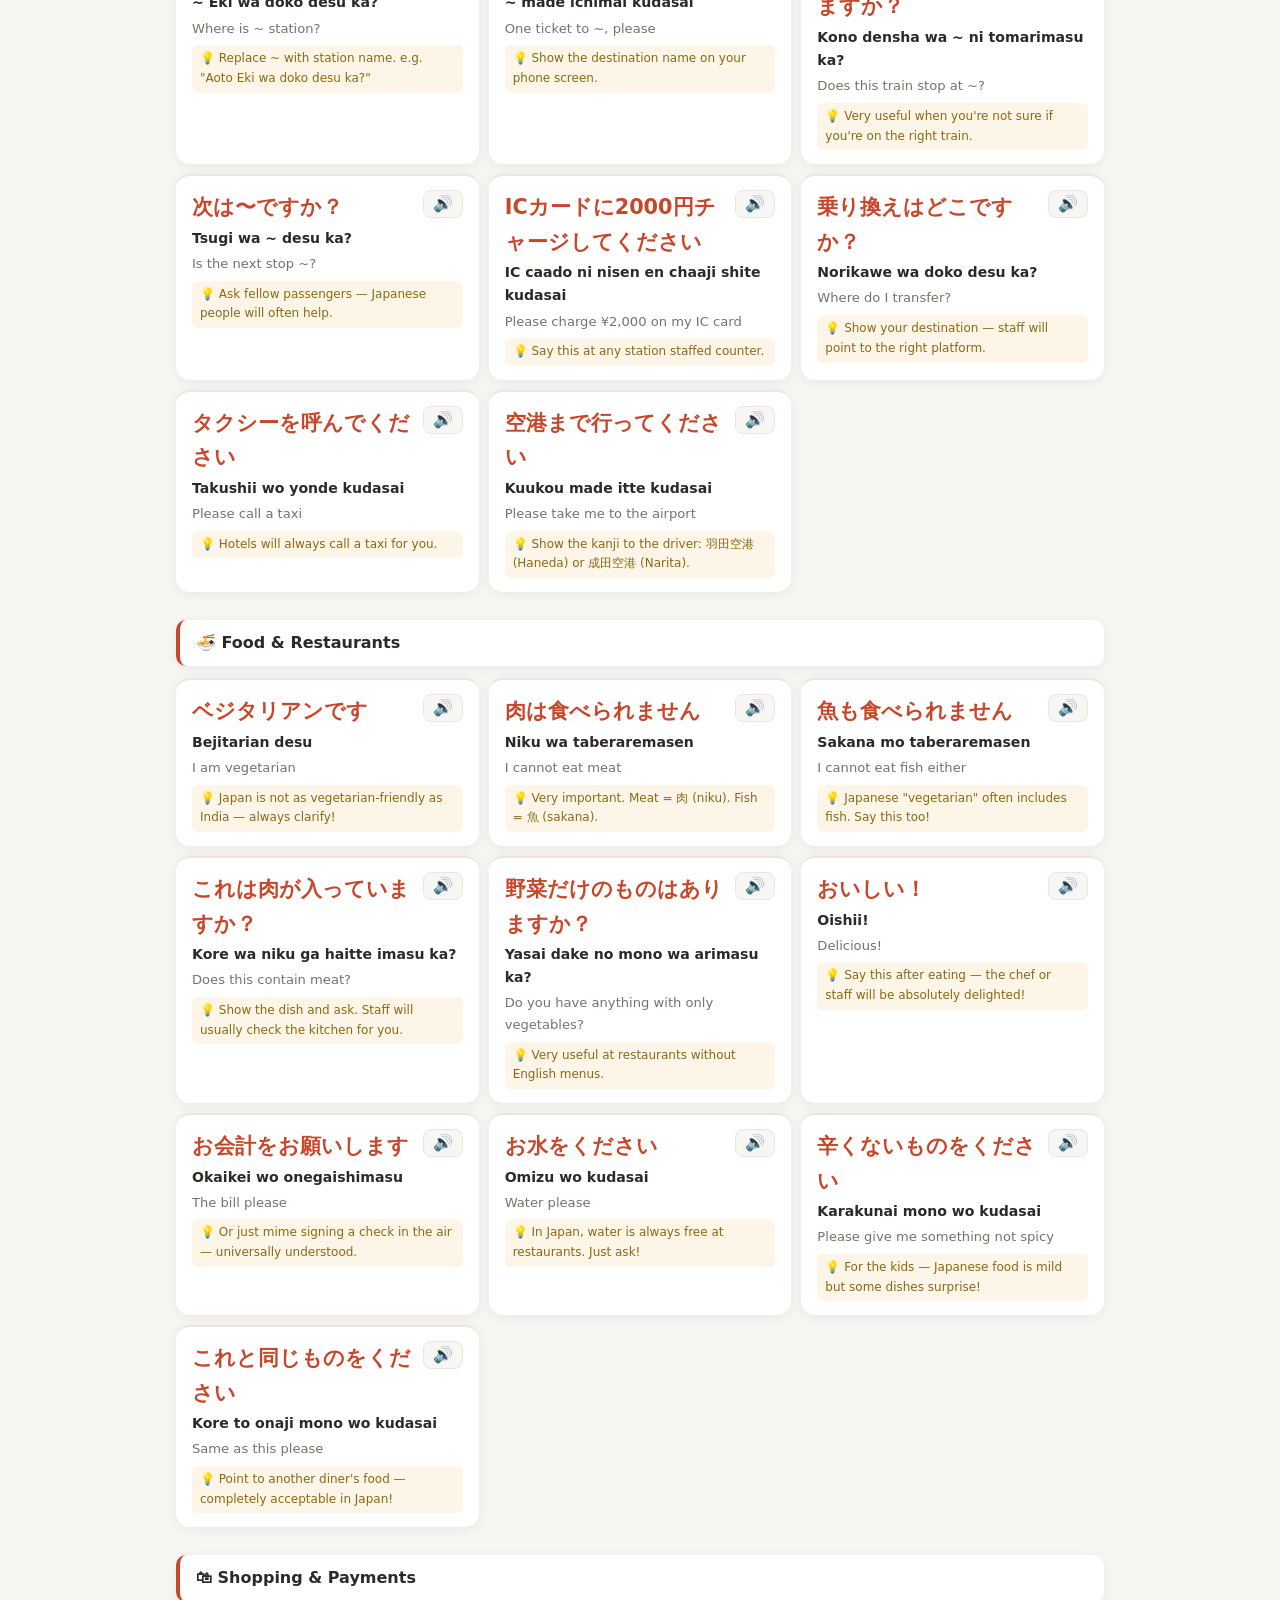
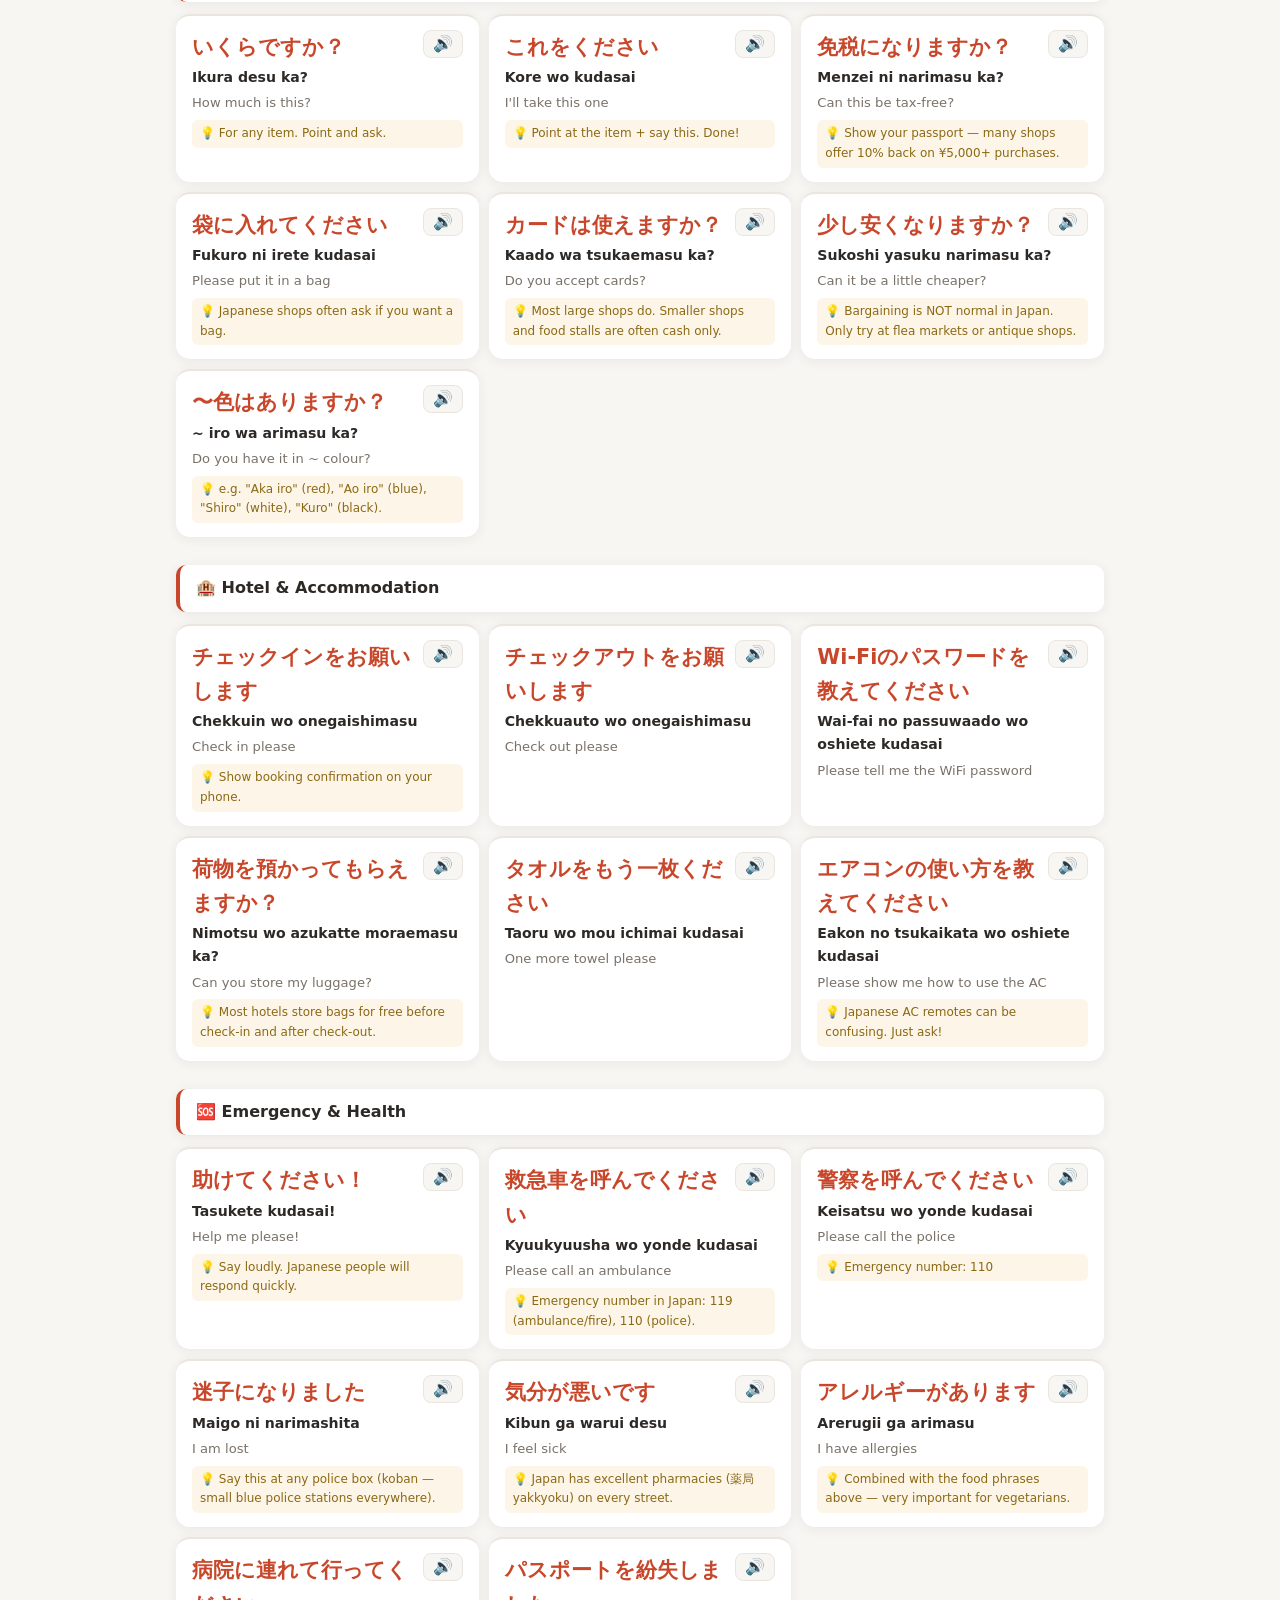
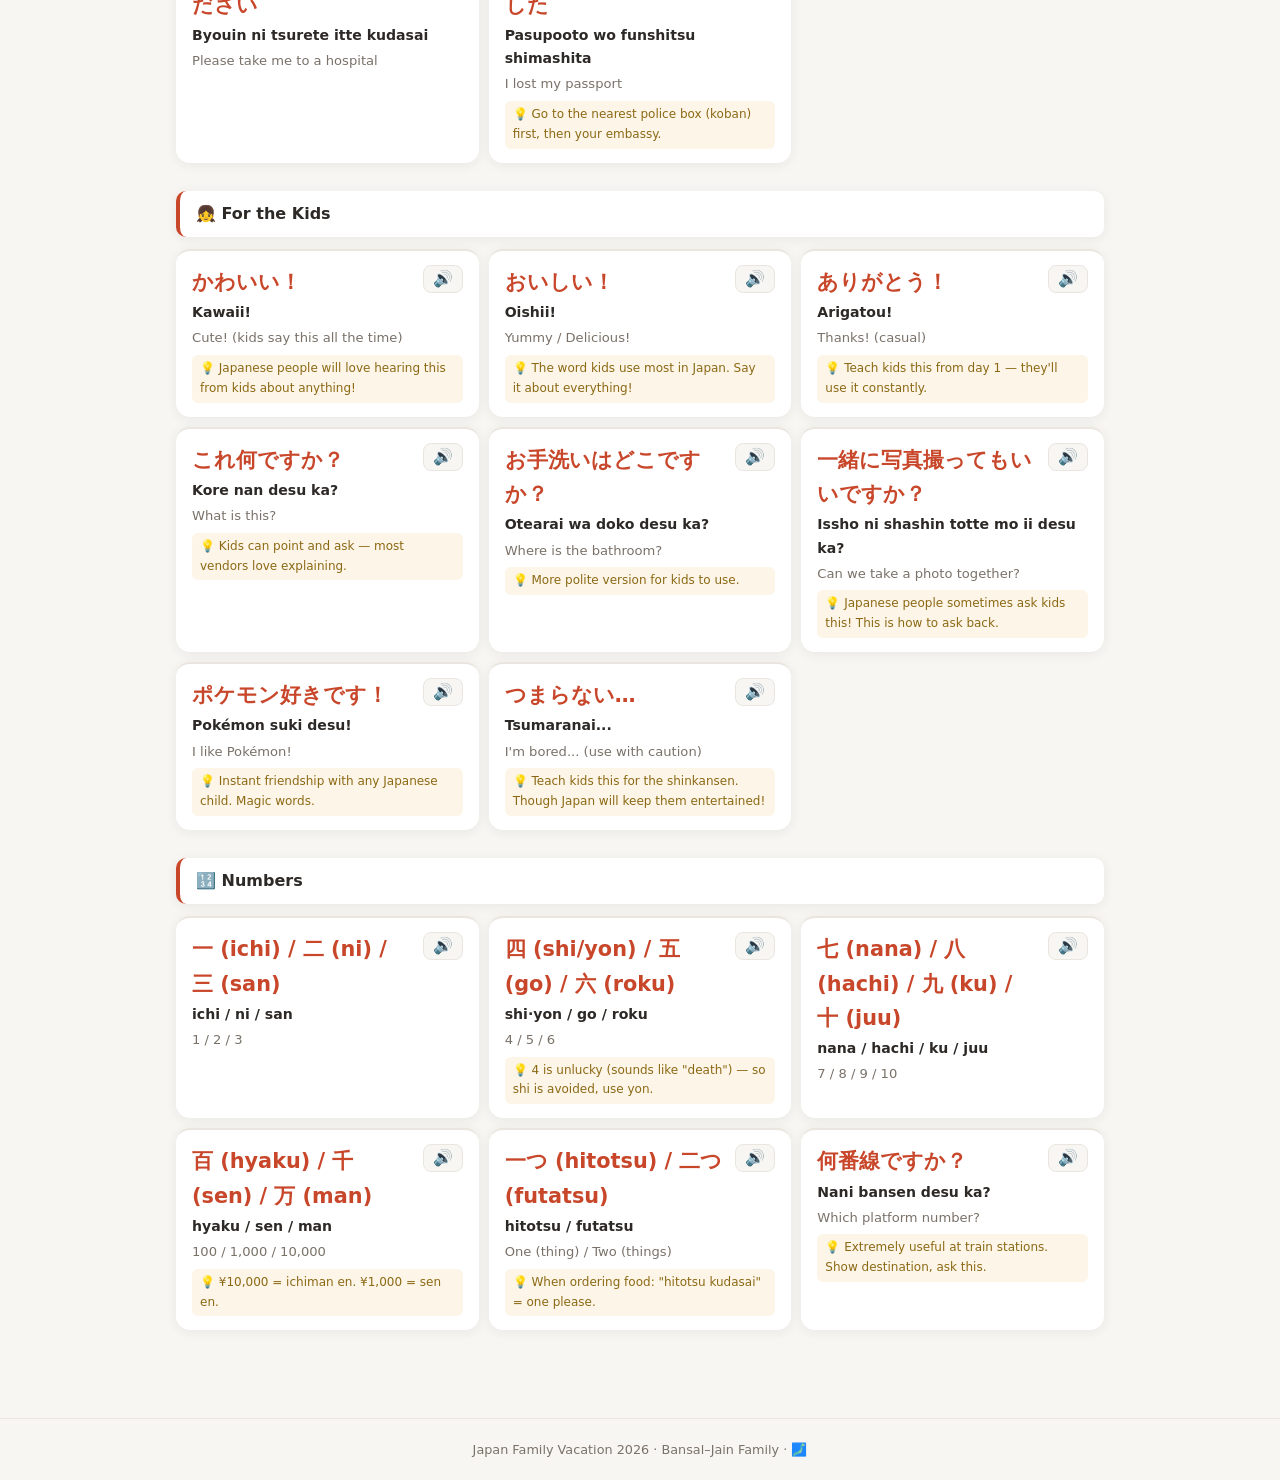
<file: phrases.html>
<!DOCTYPE html>
<html lang="en">
<head>
  <meta charset="UTF-8">
  <meta name="viewport" content="width=device-width, initial-scale=1.0">
  <title>Japanese Phrases | Japan 2026</title>
  <link rel="stylesheet" href="style.css">
</head>
<body>

<header class="site-header">
  <h1>🗾 Japan Family Vacation 2026</h1>
  <p>Bansal–Jain Family · 18 May – 8 Jun 2026</p>
</header>

<nav class="site-nav">
  <a href="index.html">Calendar</a>
  <a href="search.html">Search</a>
  <a href="phrases.html" class="active">Phrases</a>
</nav>

<div class="container">

  <h2 style="font-size:1.3rem;font-weight:700;margin-bottom:6px">🗣 Essential Japanese Phrases</h2>
  <p style="color:var(--muted);margin-bottom:6px;font-size:0.88rem">Show this page to locals — Japanese people are very helpful when they see you trying!</p>

  <div style="background:var(--transit-light);border:1.5px solid var(--transit-mid);border-radius:10px;padding:12px 16px;margin-bottom:24px;font-size:0.85rem">
    <strong>🔊 Pronunciation guide:</strong> &nbsp; a = "ah" &nbsp;·&nbsp; i = "ee" &nbsp;·&nbsp; u = "oo" &nbsp;·&nbsp; e = "eh" &nbsp;·&nbsp; o = "oh" &nbsp;·&nbsp; long vowels (ō/ū) = hold for 2 beats
    <br><strong>💡 Tip:</strong> Japanese people deeply appreciate ANY attempt at their language. Even a broken "sumimasen" gets you much further than English.
  </div>

  <!-- FILTER BAR -->
  <div style="display:flex;flex-wrap:wrap;gap:8px;margin-bottom:20px" id="filters">
    <button onclick="filter('all')" class="filter-btn active" data-cat="all">All</button>
    <button onclick="filter('basics')" class="filter-btn" data-cat="basics">👋 Basics</button>
    <button onclick="filter('transport')" class="filter-btn" data-cat="transport">🚆 Transport</button>
    <button onclick="filter('food')" class="filter-btn" data-cat="food">🍜 Food</button>
    <button onclick="filter('shopping')" class="filter-btn" data-cat="shopping">🛍 Shopping</button>
    <button onclick="filter('hotel')" class="filter-btn" data-cat="hotel">🏨 Hotel</button>
    <button onclick="filter('emergency')" class="filter-btn" data-cat="emergency">🆘 Emergency</button>
    <button onclick="filter('kids')" class="filter-btn" data-cat="kids">👧 Kids</button>
    <button onclick="filter('numbers')" class="filter-btn" data-cat="numbers">🔢 Numbers</button>
  </div>

  <div id="phrases-grid" class="phrase-grid"></div>

</div>

<footer class="site-footer">
  Japan Family Vacation 2026 · Bansal–Jain Family · 🗾
</footer>

<style>
.filter-btn {
  padding: 7px 14px; border: 1.5px solid var(--border); border-radius: 20px;
  background: var(--card-bg); color: var(--muted); font-size: 0.82rem; font-weight: 600;
  cursor: pointer; transition: all 0.18s; font-family: inherit;
}
.filter-btn:hover { background: var(--bg); border-color: #CCC; }
.filter-btn.active { background: var(--accent); color: #fff; border-color: var(--accent); }

/* Voice button */
.phrase-card-top {
  display: flex; align-items: flex-start; justify-content: space-between; gap: 8px;
}
.speak-btn {
  flex-shrink: 0; background: var(--bg); border: 1.5px solid var(--border);
  border-radius: 8px; padding: 5px 9px; font-size: 1rem; cursor: pointer;
  transition: all 0.15s; line-height: 1;
}
.speak-btn:hover { background: var(--transit-light); border-color: var(--transit); }
.speak-btn.speaking { background: var(--transit-light); border-color: var(--transit); animation: pulse 0.6s infinite alternate; }
@keyframes pulse { from { opacity: 0.6; } to { opacity: 1; } }
</style>

<script src="data.js"></script>
<script>
// PHRASES is now defined in data.js — shared with search.html

function filter(cat) {
  // Update button states
  document.querySelectorAll('.filter-btn').forEach(b => {
    b.classList.toggle('active', b.dataset.cat === cat);
  });
  renderPhrases(cat);
}

function renderPhrases(cat) {
  const grid = document.getElementById('phrases-grid');
  const items = cat === 'all' ? PHRASES : PHRASES.filter(p => p.cat === cat);

  // Group by category if showing all
  if (cat === 'all') {
    const cats = ['basics','transport','food','shopping','hotel','emergency','kids','numbers'];
    const catLabels = {
      basics:'👋 Basics & Greetings', transport:'🚆 Transport & Stations',
      food:'🍜 Food & Restaurants', shopping:'🛍 Shopping & Payments',
      hotel:'🏨 Hotel & Accommodation', emergency:'🆘 Emergency & Health',
      kids:'👧 For the Kids', numbers:'🔢 Numbers'
    };
    let html = '';
    cats.forEach(c => {
      const cItems = PHRASES.filter(p => p.cat === c);
      html += `
        <div class="phrase-section">
          <div class="phrase-section-title">${catLabels[c]}</div>
          <div class="phrase-grid">
            ${cItems.map(buildCard).join('')}
          </div>
        </div>`;
    });
    grid.innerHTML = html;
    grid.style.display = 'block';
  } else {
    grid.style.display = 'grid';
    grid.innerHTML = items.map(buildCard).join('');
  }
}

function speak(text, btn) {
  if (!window.speechSynthesis) { alert('Your browser does not support speech synthesis.'); return; }
  window.speechSynthesis.cancel();
  const utt = new SpeechSynthesisUtterance(text);
  utt.lang = 'ja-JP';
  utt.rate = 0.78;
  utt.pitch = 1;
  btn.textContent = '🔊';
  btn.classList.add('speaking');
  utt.onend = () => { btn.textContent = '🔊'; btn.classList.remove('speaking'); };
  utt.onerror = () => { btn.textContent = '🔊'; btn.classList.remove('speaking'); };
  window.speechSynthesis.speak(utt);
}

function buildCard(p) {
  // Escape text for inline onclick attribute
  const escaped = p.jp.replace(/'/g, "\\'").replace(/"/g, '&quot;');
  return `
    <div class="phrase-card">
      <div class="phrase-card-top">
        <div class="phrase-japanese">${p.jp}</div>
        <button class="speak-btn" onclick="speak('${escaped}', this)" title="Hear pronunciation">🔊</button>
      </div>
      <div class="phrase-romaji">${p.romaji}</div>
      <div class="phrase-english">${p.en}</div>
      ${p.tip ? `<div class="phrase-tip">💡 ${p.tip}</div>` : ''}
    </div>`;
}

// Init
renderPhrases('all');
</script>

</body>
</html>
</file>
<file: style.css>
/* Japan Family Vacation 2026 — Light Theme */

:root {
  /* Page */
  --bg: #F8F6F2;
  --card-bg: #FFFFFF;
  --text: #2D2926;
  --muted: #7A7269;
  --border: #EAE6DF;
  --shadow: 0 2px 12px rgba(45,41,38,0.07);
  --radius: 14px;

  /* Tokyo — forest green */
  --tokyo: #2D7A4F;
  --tokyo-light: #EEF8F2;
  --tokyo-mid: #C6E8D4;

  /* Kyoto — warm amber */
  --kyoto: #C06B1A;
  --kyoto-light: #FDF5E8;
  --kyoto-mid: #F5D9B0;

  /* Osaka — rose/vermilion */
  --osaka: #B83A52;
  --osaka-light: #FDF0F3;
  --osaka-mid: #F5C2CD;

  /* Transit — sky blue */
  --transit: #1F6BB5;
  --transit-light: #EEF5FD;
  --transit-mid: #BDD8F5;

  /* Accent — vermilion (torii red) used sparingly */
  --accent: #C8472A;
  --accent-light: #FFF0EC;
}

* { box-sizing: border-box; margin: 0; padding: 0; }

body {
  font-family: 'Segoe UI', system-ui, -apple-system, sans-serif;
  background: var(--bg);
  color: var(--text);
  line-height: 1.65;
  font-size: 15px;
}

/* ── Header ── */
.site-header {
  background: linear-gradient(145deg, #1A3A5C 0%, #2C6EA6 55%, #4A90C8 100%);
  color: #fff;
  padding: 28px 20px 22px;
  text-align: center;
  position: relative;
  overflow: hidden;
}
.site-header::after {
  content: '⛩';
  position: absolute; font-size: 110px; opacity: 0.06;
  right: 10px; bottom: -10px; pointer-events: none;
}
.site-header h1 { font-size: 1.75rem; font-weight: 700; letter-spacing: -0.3px; }
.site-header p { opacity: 0.8; margin-top: 5px; font-size: 0.9rem; }
.header-meta { display: flex; flex-wrap: wrap; justify-content: center; gap: 8px; margin-top: 12px; }
.header-badge {
  background: rgba(255,255,255,0.18); border: 1px solid rgba(255,255,255,0.3);
  border-radius: 20px; padding: 4px 12px; font-size: 0.8rem; font-weight: 600;
}

/* ── Nav ── */
.site-nav {
  background: var(--card-bg); border-bottom: 1.5px solid var(--border);
  display: flex; justify-content: center; gap: 4px; padding: 10px 16px;
  flex-wrap: wrap; position: sticky; top: 0; z-index: 100;
  box-shadow: 0 2px 8px rgba(0,0,0,0.04);
}
.site-nav a {
  text-decoration: none; color: var(--muted);
  padding: 6px 14px; border-radius: 20px; font-size: 0.85rem; font-weight: 600;
  transition: all 0.18s;
}
.site-nav a:hover { background: var(--bg); color: var(--text); }
.site-nav a.active { background: var(--accent); color: #fff; }

/* ── Layout ── */
.container { max-width: 960px; margin: 0 auto; padding: 24px 16px 40px; }

/* ── Legend ── */
.legend { display: flex; flex-wrap: wrap; gap: 10px; margin-bottom: 22px; justify-content: center; }
.legend-item { display: flex; align-items: center; gap: 6px; font-size: 0.82rem; font-weight: 600; color: var(--muted); }
.legend-dot { width: 13px; height: 13px; border-radius: 50%; }

/* ── Summary cards ── */
.summary-grid { display: grid; grid-template-columns: repeat(auto-fill, minmax(210px,1fr)); gap: 12px; margin-bottom: 28px; }
.summary-card {
  background: var(--card-bg); border-radius: var(--radius); padding: 16px 18px;
  box-shadow: var(--shadow); border-top: 3px solid transparent;
}
.summary-card.tokyo { border-top-color: var(--tokyo); }
.summary-card.kyoto { border-top-color: var(--kyoto); }
.summary-card.osaka { border-top-color: var(--osaka); }
.summary-card.transit { border-top-color: var(--transit); }
.summary-card h3 { font-size: 0.78rem; font-weight: 600; color: var(--muted); text-transform: uppercase; letter-spacing: 0.5px; margin-bottom: 5px; }
.summary-card p { font-size: 0.95rem; font-weight: 600; color: var(--text); }

/* ── Calendar ── */
.calendar-section { margin-bottom: 32px; }
.calendar-section > h2 { font-size: 1.1rem; font-weight: 700; margin-bottom: 16px; color: var(--text); }
.cal-month { margin-bottom: 24px; }
.cal-month-title { font-size: 0.78rem; font-weight: 700; color: var(--muted); margin-bottom: 8px; text-transform: uppercase; letter-spacing: 1.5px; }
.cal-grid { display: grid; grid-template-columns: repeat(7, 1fr); gap: 5px; }
.cal-header-cell { text-align: center; font-size: 0.68rem; font-weight: 700; color: var(--muted); padding: 4px 0; text-transform: uppercase; }
.cal-cell {
  aspect-ratio: 1; border-radius: 10px; display: flex; flex-direction: column;
  align-items: center; justify-content: center; text-decoration: none;
  font-size: 0.8rem; border: 1.5px solid transparent; background: var(--card-bg);
  color: var(--muted); min-height: 58px; transition: transform 0.15s, box-shadow 0.15s;
}
.cal-cell.empty { background: transparent; border-color: transparent; cursor: default; }
.cal-cell.trip-day { cursor: pointer; box-shadow: var(--shadow); font-weight: 600; }
.cal-cell.trip-day:hover { transform: translateY(-2px); box-shadow: 0 6px 18px rgba(0,0,0,0.12); }
.cal-cell.tokyo { background: var(--tokyo-light); border-color: var(--tokyo-mid); color: var(--tokyo); }
.cal-cell.kyoto { background: var(--kyoto-light); border-color: var(--kyoto-mid); color: var(--kyoto); }
.cal-cell.osaka { background: var(--osaka-light); border-color: var(--osaka-mid); color: var(--osaka); }
.cal-cell.transit { background: var(--transit-light); border-color: var(--transit-mid); color: var(--transit); }
.cal-day-num { font-size: 1.1rem; font-weight: 700; line-height: 1; }
.cal-day-label { font-size: 0.56rem; font-weight: 600; margin-top: 3px; opacity: 0.85; text-align: center; line-height: 1.2; }

/* ── Status tags ── */
.confirmed-tag {
  display: inline-block; background: #EEF8F2; color: #2D7A4F;
  font-size: 0.72rem; font-weight: 700; padding: 3px 10px; border-radius: 20px; margin-top: 5px;
}
.tbc-tag {
  display: inline-block; background: #FFF3E0; color: #C06B1A;
  font-size: 0.72rem; font-weight: 700; padding: 3px 10px; border-radius: 20px; margin-top: 5px;
}

/* ── Status cards ── */
.status-section { margin-bottom: 28px; }
.status-section > h2 { font-size: 1.05rem; font-weight: 700; margin-bottom: 12px; }
.status-grid { display: grid; grid-template-columns: repeat(auto-fill, minmax(250px,1fr)); gap: 10px; }
.status-card {
  background: var(--card-bg); border-radius: var(--radius); padding: 14px 16px;
  box-shadow: var(--shadow); display: flex; align-items: flex-start; gap: 12px;
}
.status-icon { font-size: 1.4rem; flex-shrink: 0; margin-top: 1px; }
.status-card h4 { font-size: 0.88rem; font-weight: 700; margin-bottom: 2px; }
.status-card p { font-size: 0.78rem; color: var(--muted); }

/* ── DAY PAGE ── */
.day-header {
  border-radius: var(--radius); padding: 28px 24px; margin-bottom: 20px; color: #fff; position: relative; overflow: hidden;
}
.day-header.tokyo  { background: linear-gradient(135deg, #1E5C38, #2D7A4F); }
.day-header.kyoto  { background: linear-gradient(135deg, #8B4A10, #C06B1A); }
.day-header.osaka  { background: linear-gradient(135deg, #8A2038, #B83A52); }
.day-header.transit{ background: linear-gradient(135deg, #0D4E8C, #1F6BB5); }
.day-header::after { content: ''; position: absolute; top: -30px; right: -30px; width: 120px; height: 120px; border-radius: 50%; background: rgba(255,255,255,0.06); }

.day-header-top { display: flex; justify-content: space-between; align-items: flex-start; flex-wrap: wrap; gap: 8px; }
.day-num { font-size: 0.8rem; font-weight: 600; opacity: 0.7; }
.day-status-badge { font-size: 0.72rem; font-weight: 700; padding: 3px 10px; border-radius: 12px; background: rgba(255,255,255,0.2); border: 1px solid rgba(255,255,255,0.3); }
.day-header h1 { font-size: 1.55rem; font-weight: 700; margin: 8px 0 5px; line-height: 1.25; }
.day-header .day-meta { font-size: 0.88rem; opacity: 0.82; }

/* Day photo link */
.photo-strip { display: flex; gap: 8px; flex-wrap: wrap; margin-bottom: 16px; }
.photo-btn {
  display: inline-flex; align-items: center; gap: 5px;
  padding: 7px 14px; border-radius: 8px; text-decoration: none; font-size: 0.82rem; font-weight: 600;
  background: var(--card-bg); color: var(--text); box-shadow: var(--shadow); border: 1px solid var(--border);
  transition: all 0.18s;
}
.photo-btn:hover { background: var(--bg); box-shadow: 0 4px 12px rgba(0,0,0,0.1); }

/* ── Section headers ── */
.section-title {
  font-size: 1rem; font-weight: 700; margin: 22px 0 12px;
  display: flex; align-items: center; gap: 8px; color: var(--text);
}
.section-title::after { content: ''; flex: 1; height: 1.5px; background: var(--border); }

/* ── Activity cards ── */
.activity-card {
  background: var(--card-bg); border-radius: var(--radius); padding: 16px 18px;
  margin-bottom: 10px; box-shadow: var(--shadow); position: relative;
}
.activity-top { display: flex; justify-content: space-between; align-items: flex-start; gap: 10px; flex-wrap: wrap; }
.activity-name { font-weight: 700; font-size: 0.98rem; }
.activity-time { font-size: 0.78rem; color: var(--muted); margin-top: 2px; }
.activity-cost {
  background: #F0F9F0; color: #2D7A4F; border-radius: 8px; padding: 4px 10px;
  font-size: 0.8rem; font-weight: 700; white-space: nowrap; flex-shrink: 0;
}
.ticket-badge {
  display: inline-flex; align-items: center; gap: 4px;
  background: var(--transit-light); color: var(--transit); border-radius: 6px;
  padding: 3px 9px; font-size: 0.75rem; font-weight: 700; margin-top: 6px;
}
.activity-notes { font-size: 0.87rem; color: #4A4540; margin-top: 8px; line-height: 1.6; }
.activity-actions { display: flex; flex-wrap: wrap; gap: 6px; margin-top: 10px; }

.btn-maps {
  display: inline-flex; align-items: center; gap: 5px;
  padding: 6px 12px; border-radius: 8px; text-decoration: none; font-size: 0.78rem; font-weight: 600;
  background: var(--transit-light); color: var(--transit); border: 1px solid var(--transit-mid);
  transition: background 0.18s;
}
.btn-maps:hover { background: var(--transit-mid); }
.btn-official {
  display: inline-flex; align-items: center; gap: 5px;
  padding: 6px 12px; border-radius: 8px; text-decoration: none; font-size: 0.78rem; font-weight: 600;
  background: var(--tokyo-light); color: var(--tokyo); border: 1px solid var(--tokyo-mid);
  transition: background 0.18s;
}
.btn-official:hover { background: var(--tokyo-mid); }
.btn-photos {
  display: inline-flex; align-items: center; gap: 5px;
  padding: 6px 12px; border-radius: 8px; text-decoration: none; font-size: 0.78rem; font-weight: 600;
  background: var(--kyoto-light); color: var(--kyoto); border: 1px solid var(--kyoto-mid);
  transition: background 0.18s;
}
.btn-photos:hover { background: var(--kyoto-mid); }

/* Maps hint */
.maps-hint {
  font-size: 0.72rem; color: var(--muted); margin-top: 4px; font-style: italic;
}

/* ── Info grid (food / shopping / facts / hacks) ── */
.info-grid { display: grid; grid-template-columns: 1fr 1fr; gap: 10px; margin-bottom: 18px; }
@media (max-width: 600px) { .info-grid { grid-template-columns: 1fr; } }

.info-card {
  background: var(--card-bg); border-radius: var(--radius); padding: 14px 16px; box-shadow: var(--shadow);
}
.info-card-title { font-size: 0.78rem; font-weight: 700; text-transform: uppercase; letter-spacing: 0.5px; color: var(--muted); margin-bottom: 8px; }
.info-item { font-size: 0.85rem; padding: 5px 0; border-bottom: 1px solid var(--border); line-height: 1.5; }
.info-item:last-child { border-bottom: none; }
.info-item strong { display: block; font-weight: 600; font-size: 0.88rem; }
.info-item span { color: var(--muted); font-size: 0.8rem; }

/* Hacks box */
.hacks-box {
  background: #FFFBF0; border: 1.5px solid var(--kyoto-mid); border-radius: var(--radius);
  padding: 16px 18px; margin-bottom: 18px;
}
.hacks-box .section-title { color: var(--kyoto); }
.hacks-box .section-title::after { background: var(--kyoto-mid); }
.hack-item { display: flex; gap: 8px; font-size: 0.88rem; padding: 5px 0; align-items: flex-start; line-height: 1.5; }
.hack-item::before { content: '💡'; flex-shrink: 0; }

/* Tips box */
.tips-box {
  background: var(--transit-light); border: 1.5px solid var(--transit-mid);
  border-radius: var(--radius); padding: 16px 18px; margin-bottom: 18px;
}
.tips-title { font-size: 0.82rem; font-weight: 700; color: var(--transit); text-transform: uppercase; letter-spacing: 0.5px; margin-bottom: 8px; }
.tips-box p { font-size: 0.87rem; line-height: 1.7; }

/* Accommodation bar */
.accom-bar {
  border-radius: 10px; padding: 12px 16px; margin-bottom: 18px; font-size: 0.87rem; font-weight: 600;
  display: flex; align-items: center; gap: 8px;
}
.accom-bar.confirmed { background: #EEF8F2; color: #2D7A4F; border: 1.5px solid #C6E8D4; }
.accom-bar.tbc       { background: #FFF3E0; color: #C06B1A; border: 1.5px solid #F5D9B0; }

/* Links section */
.links-row { display: flex; flex-wrap: wrap; gap: 8px; margin-bottom: 18px; }

/* Day navigation */
.day-nav { display: flex; justify-content: space-between; margin-top: 28px; gap: 10px; }
.day-nav a {
  flex: 1; display: block; text-align: center; padding: 12px;
  background: var(--card-bg); border-radius: var(--radius); text-decoration: none;
  color: var(--text); font-weight: 600; font-size: 0.85rem; box-shadow: var(--shadow);
  transition: all 0.18s; border: 1.5px solid var(--border);
}
.day-nav a:hover { background: var(--bg); border-color: #CCC8C0; }
.day-nav .home-link { flex: 0; padding: 12px 20px; background: var(--accent); color: #fff; border-color: var(--accent); }
.day-nav .home-link:hover { background: #B53B22; }

/* ── Phrases page ── */
.phrase-section { margin-bottom: 28px; }
.phrase-section-title {
  font-size: 1rem; font-weight: 700; padding: 10px 16px; border-radius: 10px;
  margin-bottom: 12px; display: flex; align-items: center; gap: 8px;
  background: var(--card-bg); border-left: 4px solid var(--accent); box-shadow: var(--shadow);
}
.phrase-grid { display: grid; grid-template-columns: repeat(auto-fill, minmax(260px,1fr)); gap: 10px; }
.phrase-card {
  background: var(--card-bg); border-radius: var(--radius); padding: 14px 16px;
  box-shadow: var(--shadow); border-top: 2px solid var(--border);
  transition: transform 0.15s, box-shadow 0.15s;
}
.phrase-card:hover { transform: translateY(-2px); box-shadow: 0 6px 18px rgba(0,0,0,0.1); }
.phrase-japanese { font-size: 1.3rem; font-weight: 700; margin-bottom: 2px; color: var(--accent); }
.phrase-romaji { font-size: 0.88rem; font-weight: 600; color: var(--text); }
.phrase-english { font-size: 0.82rem; color: var(--muted); margin-top: 3px; }
.phrase-tip { font-size: 0.75rem; margin-top: 6px; color: #8B6914; background: var(--kyoto-light); padding: 4px 8px; border-radius: 6px; }

/* ── Form ── */
.form-card { background: var(--card-bg); border-radius: var(--radius); padding: 24px; box-shadow: var(--shadow); margin-bottom: 20px; }
.form-group { margin-bottom: 16px; }
.form-group label { display: block; font-weight: 600; font-size: 0.88rem; margin-bottom: 5px; }
.form-group input, .form-group select, .form-group textarea {
  width: 100%; padding: 10px 14px; border: 2px solid var(--border); border-radius: 8px;
  font-size: 0.92rem; font-family: inherit; transition: border-color 0.18s; background: var(--card-bg);
}
.form-group input:focus, .form-group select:focus, .form-group textarea:focus {
  outline: none; border-color: var(--accent);
}
.form-group textarea { min-height: 90px; resize: vertical; }
.submit-btn {
  background: var(--accent); color: #fff; border: none; padding: 12px 28px;
  border-radius: 8px; font-size: 0.95rem; font-weight: 700; cursor: pointer; transition: background 0.18s;
}
.submit-btn:hover { background: #B53B22; }

/* ── Footer ── */
.site-footer {
  text-align: center; padding: 20px; color: var(--muted); font-size: 0.8rem;
  border-top: 1px solid var(--border); margin-top: 20px;
}

/* ── Responsive ── */
@media (max-width: 600px) {
  .site-header h1 { font-size: 1.3rem; }
  .container { padding: 16px 12px 32px; }
  .cal-cell { min-height: 46px; }
  .cal-day-num { font-size: 0.88rem; }
  .cal-day-label { display: none; }
  .day-header h1 { font-size: 1.25rem; }
}
</file>
